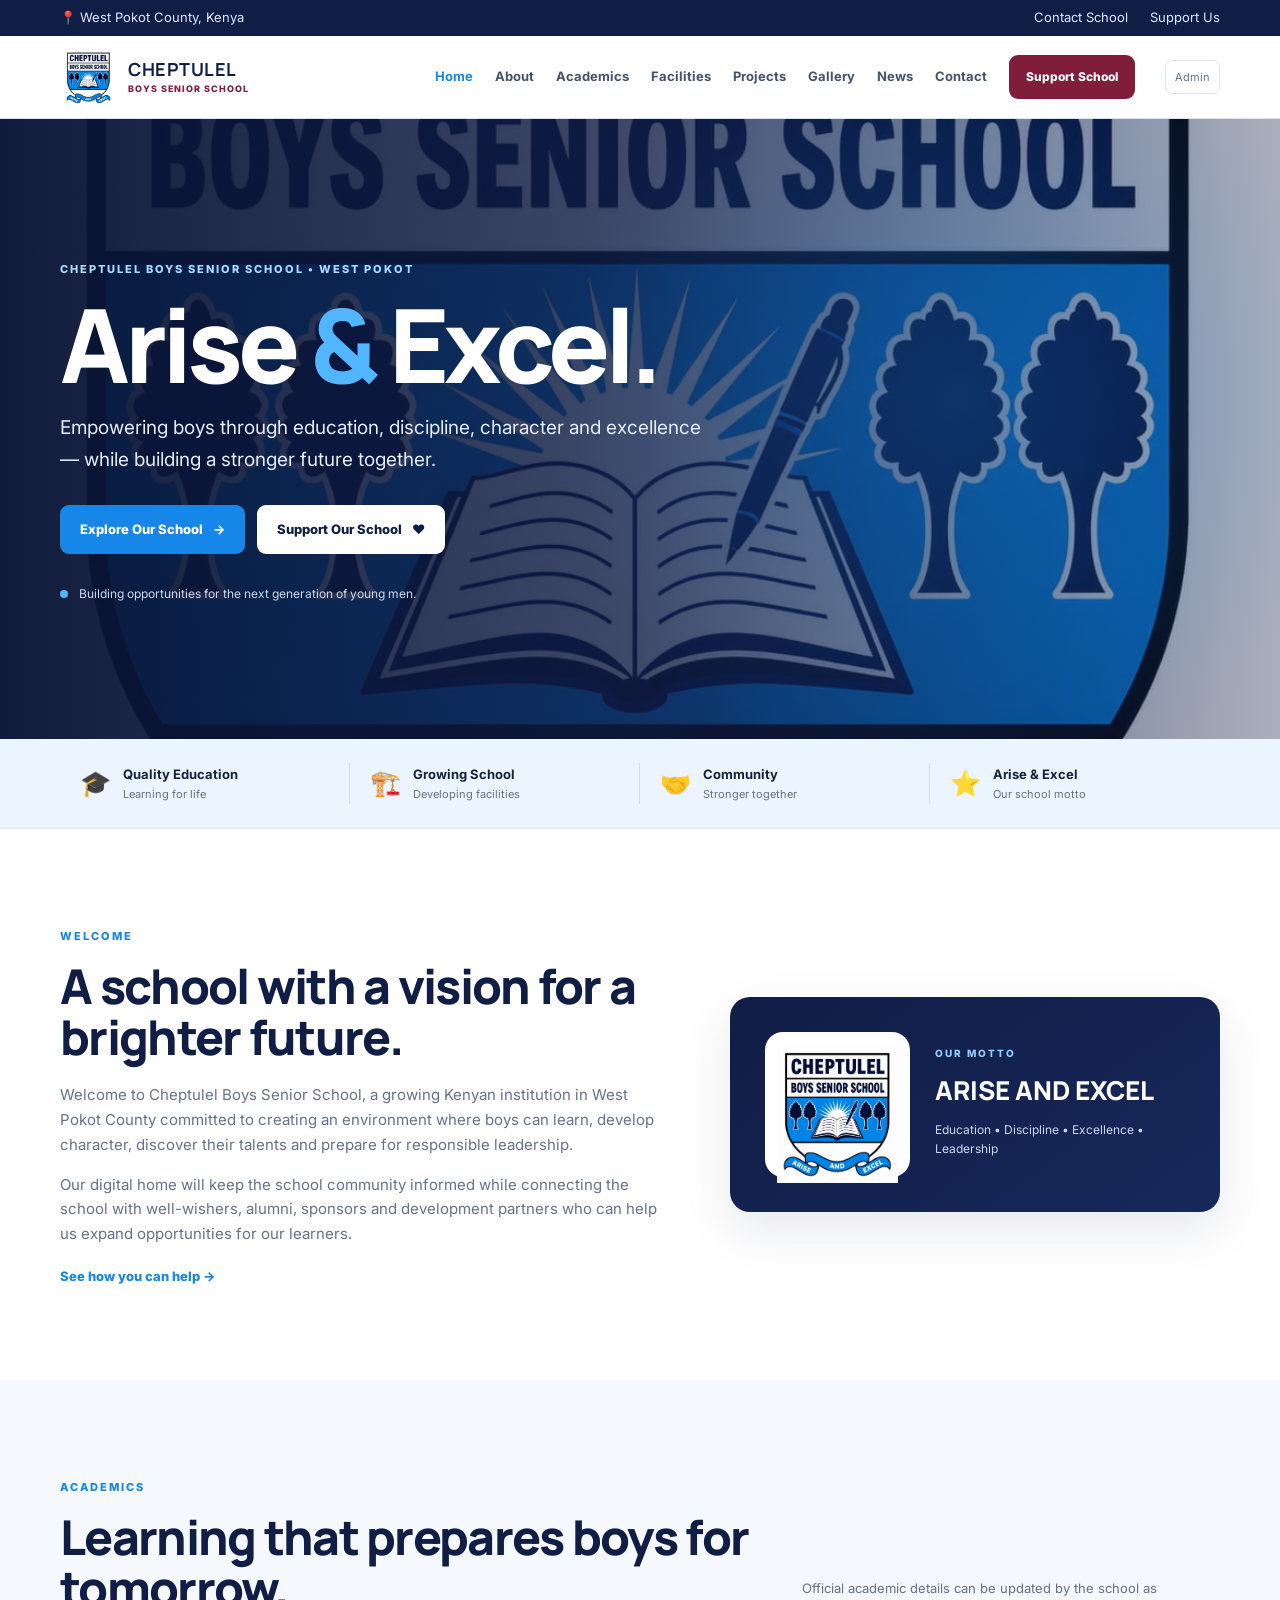
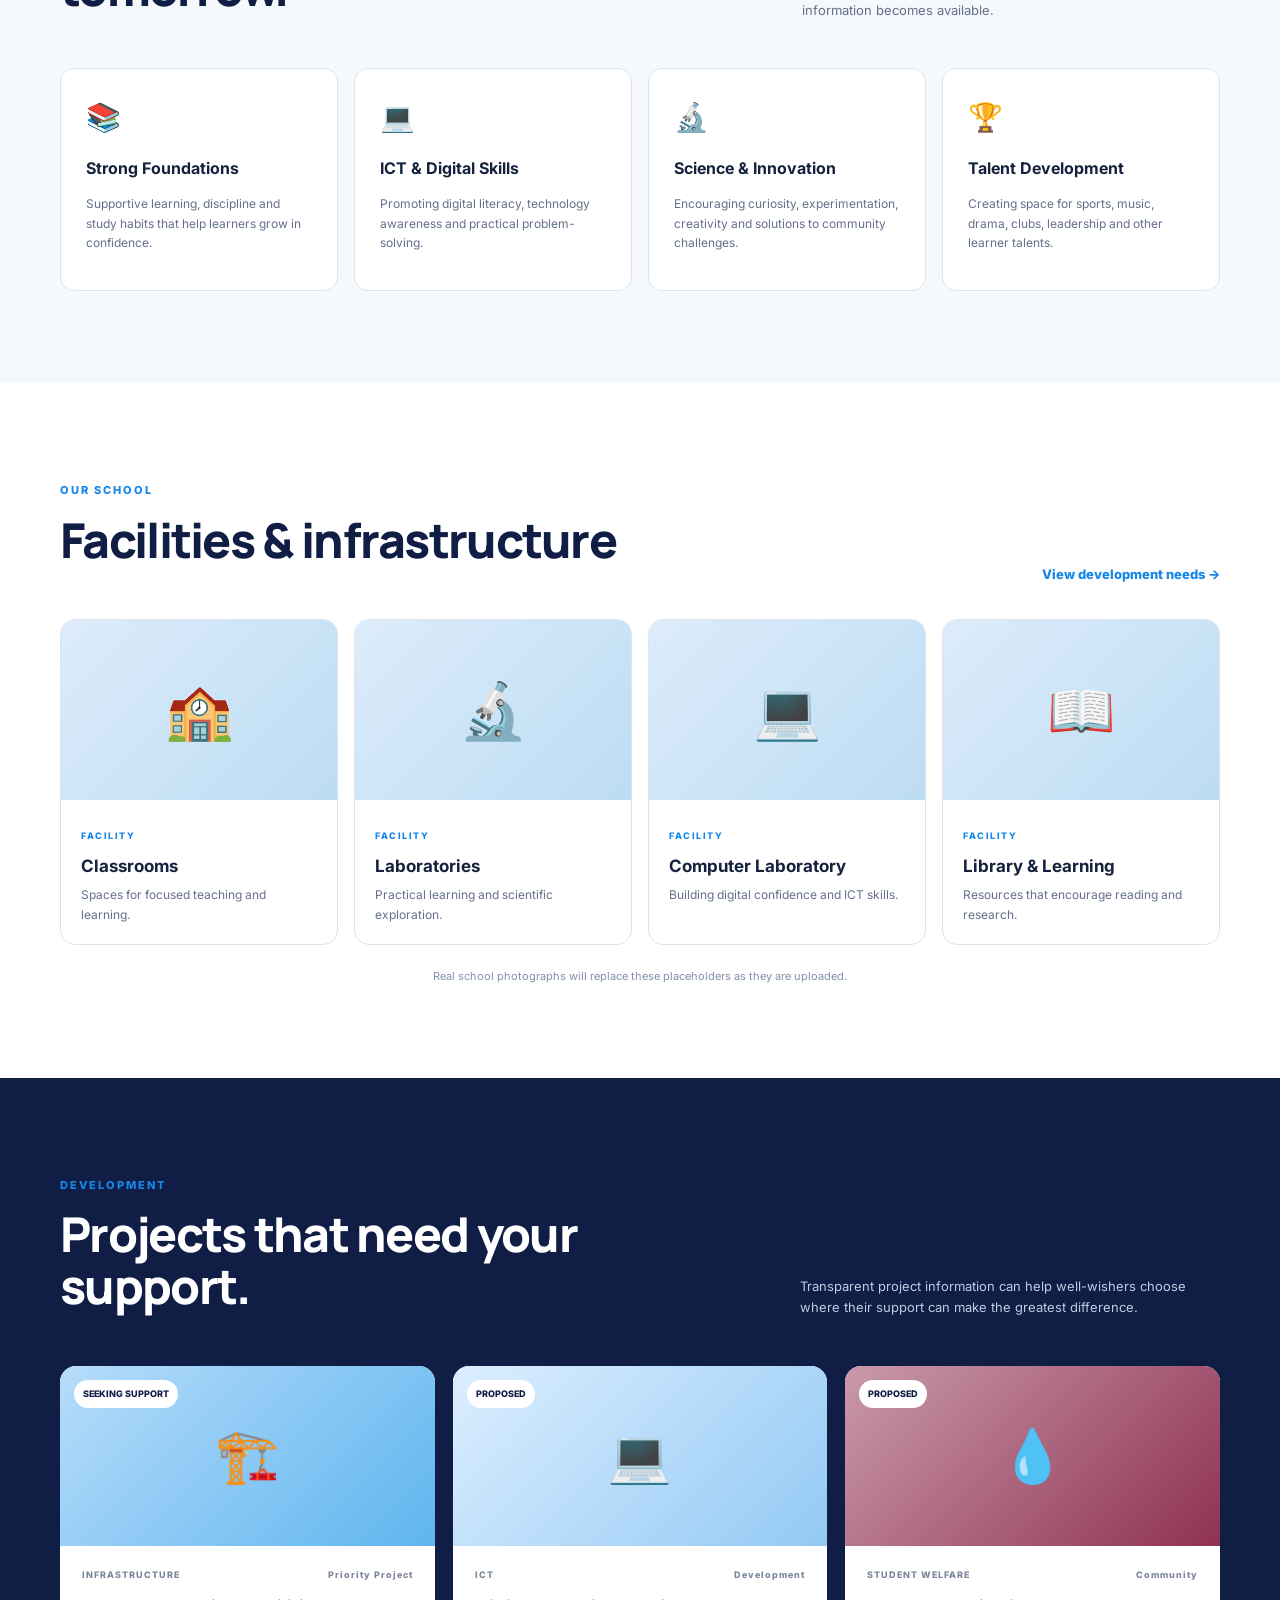
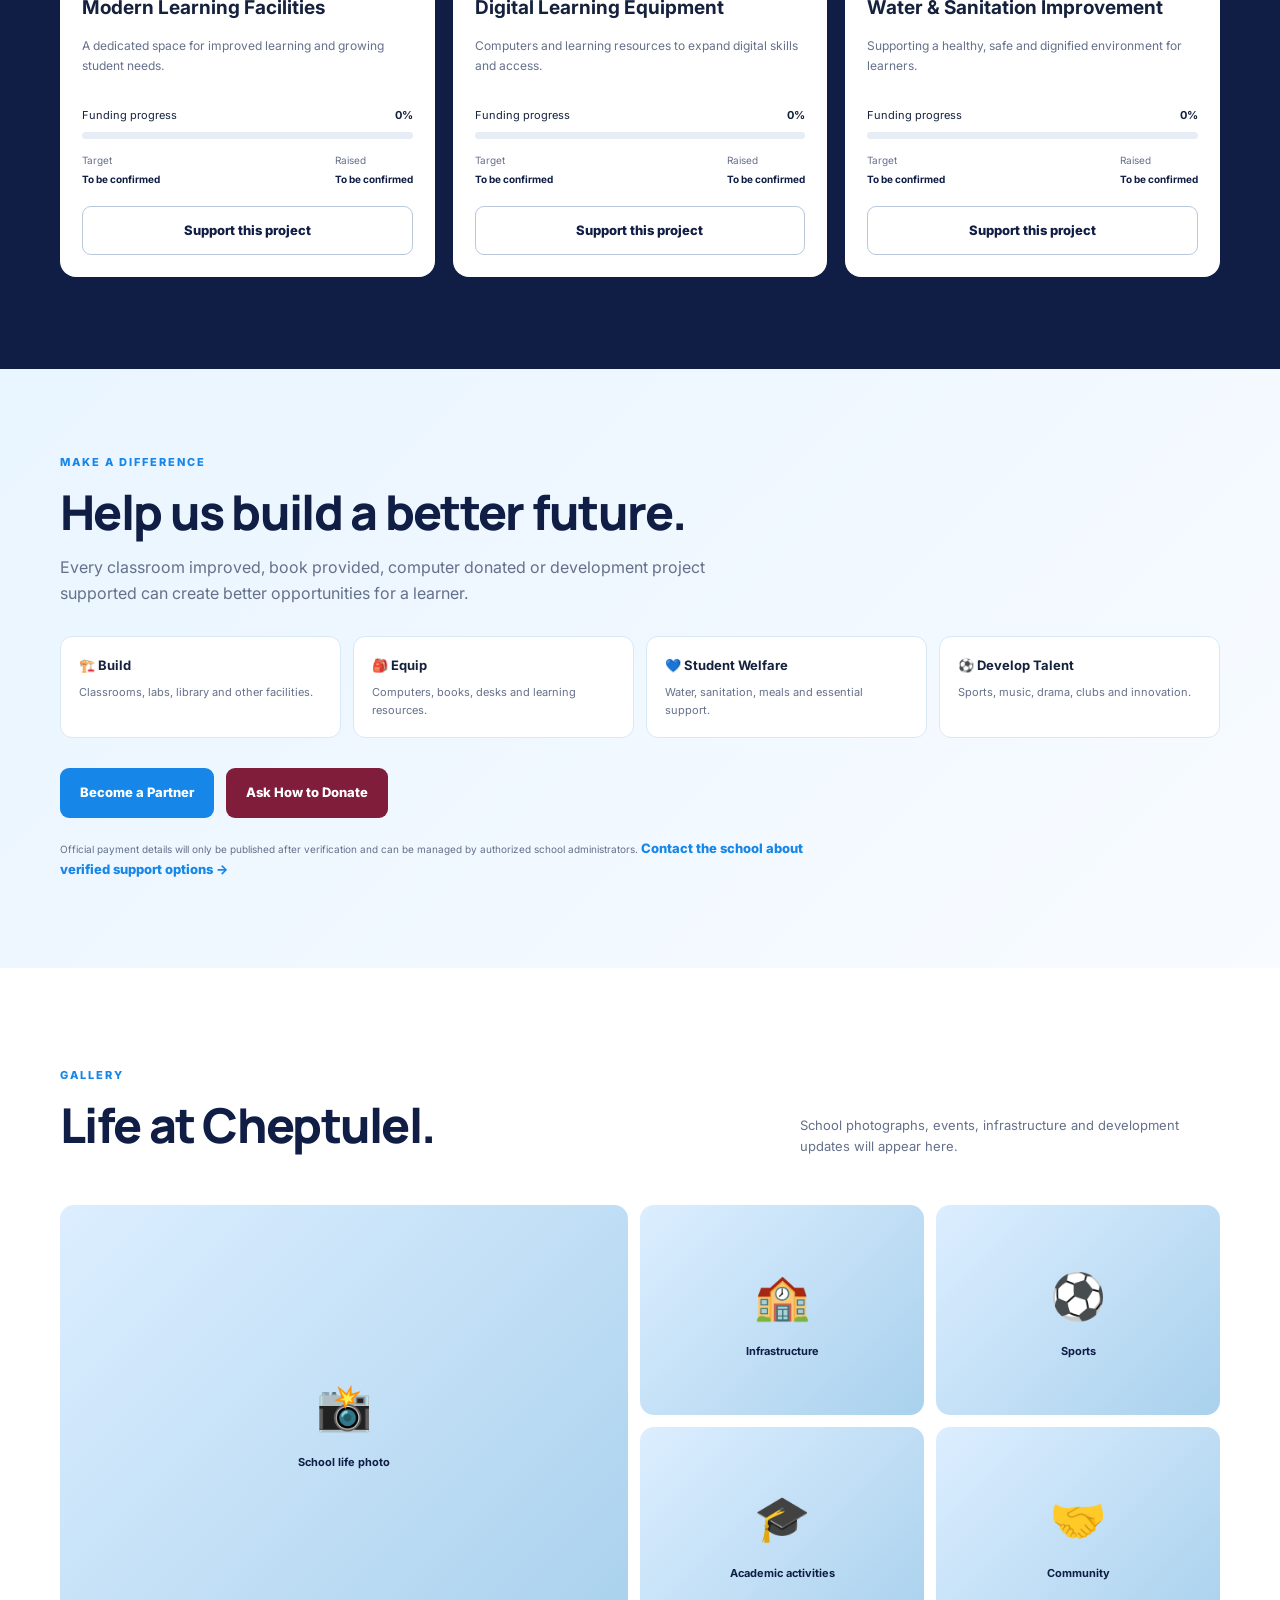
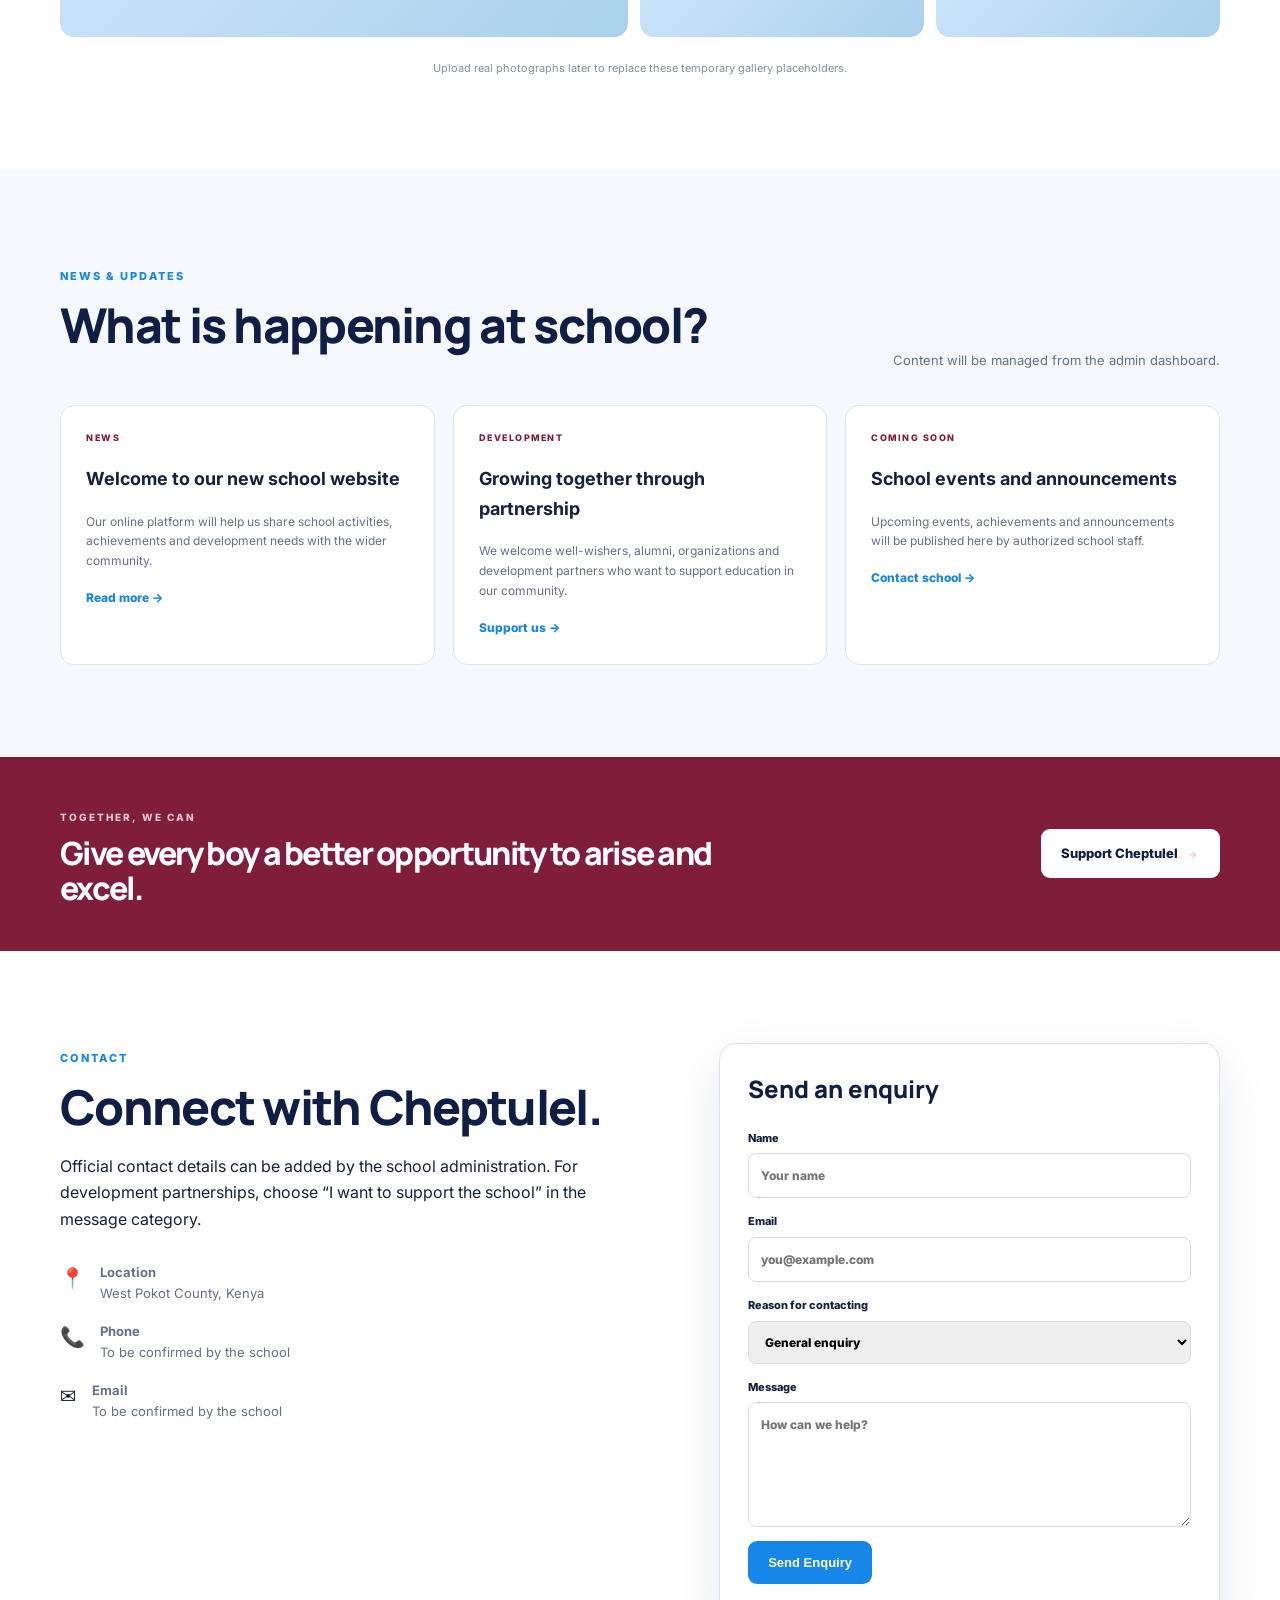
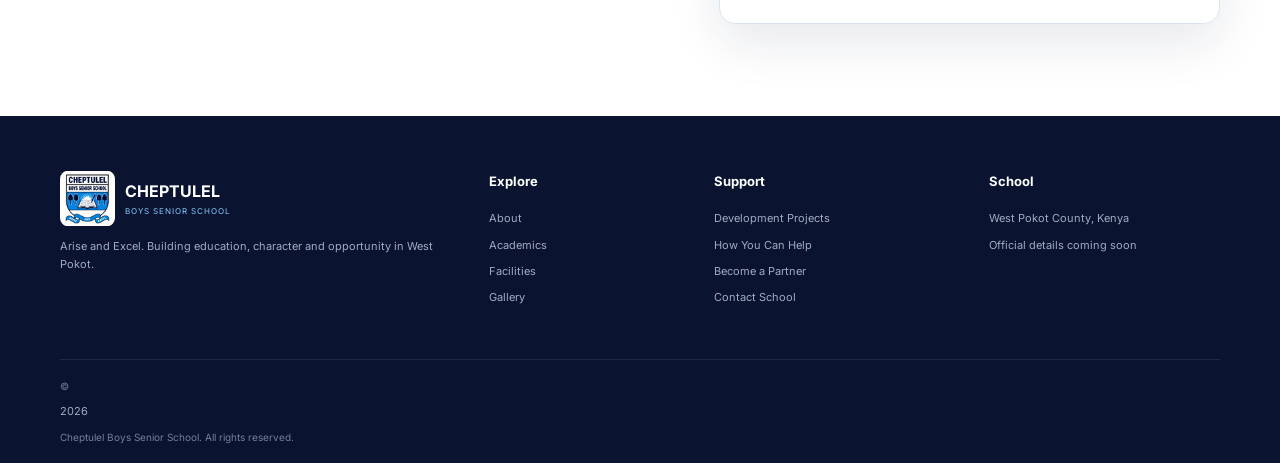
<file: index.html>
<!DOCTYPE html>
<html lang="en">
<head>
  <meta charset="UTF-8" />
  <meta name="viewport" content="width=device-width, initial-scale=1.0" />
  <meta name="description" content="Cheptulel Boys Senior School — Arise and Excel. A growing Kenyan school in West Pokot committed to education, discipline, excellence and community development." />
  <meta name="theme-color" content="#101d45" />
  <title>Cheptulel Boys Senior School | Arise and Excel</title>
  <link rel="preconnect" href="https://fonts.googleapis.com">
  <link rel="preconnect" href="https://fonts.gstatic.com" crossorigin>
  <link href="https://fonts.googleapis.com/css2?family=Inter:wght@400;500;600;700;800&family=Manrope:wght@600;700;800&display=swap" rel="stylesheet">
  <link rel="stylesheet" href="styles.css" />
</head>
<body>
  <div class="topbar">
    <div class="container topbar-inner">
      <span>📍 West Pokot County, Kenya</span>
      <div class="top-links"><a href="#contact">Contact School</a><a href="#support">Support Us</a></div>
    </div>
  </div>

  <header class="header" id="home">
    <div class="container nav-wrap">
      <a class="brand" href="#home">
        <img src="assets/cheptulel-logo.jpeg" alt="Cheptulel Boys Senior School logo" />
        <span><strong>CHEPTULEL</strong><small>BOYS SENIOR SCHOOL</small></span>
      </a>
      <button class="menu-toggle" aria-label="Open navigation">☰</button>
      <nav class="nav" aria-label="Main navigation">
        <a class="active" href="#home">Home</a>
        <a href="#about">About</a>
        <a href="#academics">Academics</a>
        <a href="#facilities">Facilities</a>
        <a href="#projects">Projects</a>
        <a href="#gallery">Gallery</a>
        <a href="#news">News</a>
        <a href="#contact">Contact</a>
      </nav>
      <a class="nav-cta" href="#support">Support School</a><a class="admin-link" href="admin.html">Admin</a>
    </div>
  </header>

  <main>
    <section class="hero">
      <div class="hero-overlay"></div>
      <div class="container hero-content">
        <div class="hero-copy">
          <span class="eyebrow">CHEPTULEL BOYS SENIOR SCHOOL • WEST POKOT</span>
          <h1>Arise <span>&amp;</span> Excel.</h1>
          <p class="hero-lead">Empowering boys through education, discipline, character and excellence — while building a stronger future together.</p>
          <div class="hero-actions">
            <a class="btn btn-primary" href="#about">Explore Our School <span>→</span></a>
            <a class="btn btn-light" href="#support">Support Our School <span>♥</span></a>
          </div>
          <div class="hero-note"><span class="pulse"></span> Building opportunities for the next generation of young men.</div>
        </div>
      </div>
    </section>

    <section class="quick-strip">
      <div class="container quick-grid">
        <div><span class="quick-icon">🎓</span><div><b>Quality Education</b><small>Learning for life</small></div></div>
        <div><span class="quick-icon">🏗️</span><div><b>Growing School</b><small>Developing facilities</small></div></div>
        <div><span class="quick-icon">🤝</span><div><b>Community</b><small>Stronger together</small></div></div>
        <div><span class="quick-icon">⭐</span><div><b>Arise &amp; Excel</b><small>Our school motto</small></div></div>
      </div>
    </section>

    <section class="section" id="about">
      <div class="container two-col">
        <div class="section-copy">
          <span class="section-tag">WELCOME</span>
          <h2>A school with a vision for a brighter future.</h2>
          <p>Welcome to Cheptulel Boys Senior School, a growing Kenyan institution in West Pokot County committed to creating an environment where boys can learn, develop character, discover their talents and prepare for responsible leadership.</p>
          <p>Our digital home will keep the school community informed while connecting the school with well-wishers, alumni, sponsors and development partners who can help us expand opportunities for our learners.</p>
          <a class="text-link" href="#support">See how you can help <span>→</span></a>
        </div>
        <div class="mission-card">
          <div class="crest"><img src="assets/cheptulel-logo.jpeg" alt="School crest" /></div>
          <div><span>OUR MOTTO</span><h3>ARISE AND EXCEL</h3><p>Education • Discipline • Excellence • Leadership</p></div>
        </div>
      </div>
    </section>

    <section class="section soft" id="academics">
      <div class="container">
        <div class="section-head"><div><span class="section-tag">ACADEMICS</span><h2>Learning that prepares boys for tomorrow.</h2></div><p>Official academic details can be updated by the school as information becomes available.</p></div>
        <div class="feature-grid">
          <article class="feature-card"><div class="feature-icon">📚</div><h3>Strong Foundations</h3><p>Supportive learning, discipline and study habits that help learners grow in confidence.</p></article>
          <article class="feature-card"><div class="feature-icon">💻</div><h3>ICT &amp; Digital Skills</h3><p>Promoting digital literacy, technology awareness and practical problem-solving.</p></article>
          <article class="feature-card"><div class="feature-icon">🔬</div><h3>Science &amp; Innovation</h3><p>Encouraging curiosity, experimentation, creativity and solutions to community challenges.</p></article>
          <article class="feature-card"><div class="feature-icon">🏆</div><h3>Talent Development</h3><p>Creating space for sports, music, drama, clubs, leadership and other learner talents.</p></article>
        </div>
      </div>
    </section>

    <section class="section" id="facilities">
      <div class="container">
        <div class="section-head"><div><span class="section-tag">OUR SCHOOL</span><h2>Facilities &amp; infrastructure</h2></div><a class="text-link" href="#projects">View development needs →</a></div>
        <div class="facility-grid">
          <article class="facility"><div class="placeholder-image">🏫</div><div><span>FACILITY</span><h3>Classrooms</h3><p>Spaces for focused teaching and learning.</p></div></article>
          <article class="facility"><div class="placeholder-image">🔬</div><div><span>FACILITY</span><h3>Laboratories</h3><p>Practical learning and scientific exploration.</p></div></article>
          <article class="facility"><div class="placeholder-image">💻</div><div><span>FACILITY</span><h3>Computer Laboratory</h3><p>Building digital confidence and ICT skills.</p></div></article>
          <article class="facility"><div class="placeholder-image">📖</div><div><span>FACILITY</span><h3>Library &amp; Learning</h3><p>Resources that encourage reading and research.</p></div></article>
        </div>
        <div class="photo-note">Real school photographs will replace these placeholders as they are uploaded.</div>
      </div>
    </section>

    <section class="section project-section" id="projects">
      <div class="container">
        <div class="section-head light-head"><div><span class="section-tag">DEVELOPMENT</span><h2>Projects that need your support.</h2></div><p>Transparent project information can help well-wishers choose where their support can make the greatest difference.</p></div>
        <div class="project-grid">
          <article class="project-card">
            <div class="project-image">🏗️<span>SEEKING SUPPORT</span></div>
            <div class="project-body"><div class="project-meta"><span>INFRASTRUCTURE</span><span>Priority Project</span></div><h3>Modern Learning Facilities</h3><p>A dedicated space for improved learning and growing student needs.</p><div class="progress-label"><span>Funding progress</span><b>0%</b></div><div class="progress"><i style="width:0%"></i></div><div class="money"><span>Target <b>To be confirmed</b></span><span>Raised <b>To be confirmed</b></span></div><a class="btn btn-outline" href="#support">Support this project</a></div>
          </article>
          <article class="project-card">
            <div class="project-image alt">💻<span>PROPOSED</span></div>
            <div class="project-body"><div class="project-meta"><span>ICT</span><span>Development</span></div><h3>Digital Learning Equipment</h3><p>Computers and learning resources to expand digital skills and access.</p><div class="progress-label"><span>Funding progress</span><b>0%</b></div><div class="progress"><i style="width:0%"></i></div><div class="money"><span>Target <b>To be confirmed</b></span><span>Raised <b>To be confirmed</b></span></div><a class="btn btn-outline" href="#support">Support this project</a></div>
          </article>
          <article class="project-card">
            <div class="project-image maroon">💧<span>PROPOSED</span></div>
            <div class="project-body"><div class="project-meta"><span>STUDENT WELFARE</span><span>Community</span></div><h3>Water &amp; Sanitation Improvement</h3><p>Supporting a healthy, safe and dignified environment for learners.</p><div class="progress-label"><span>Funding progress</span><b>0%</b></div><div class="progress"><i style="width:0%"></i></div><div class="money"><span>Target <b>To be confirmed</b></span><span>Raised <b>To be confirmed</b></span></div><a class="btn btn-outline" href="#support">Support this project</a></div>
          </article>
        </div>
      </div>
    </section>

    <section class="support" id="support">
      <div class="container support-inner">
        <div><span class="section-tag">MAKE A DIFFERENCE</span><h2>Help us build a better future.</h2><p>Every classroom improved, book provided, computer donated or development project supported can create better opportunities for a learner.</p></div>
        <div class="support-options">
          <div><b>🏗️ Build</b><span>Classrooms, labs, library and other facilities.</span></div>
          <div><b>🎒 Equip</b><span>Computers, books, desks and learning resources.</span></div>
          <div><b>💙 Student Welfare</b><span>Water, sanitation, meals and essential support.</span></div>
          <div><b>⚽ Develop Talent</b><span>Sports, music, drama, clubs and innovation.</span></div>
        </div>
        <div class="support-actions"><a class="btn btn-primary" href="#contact">Become a Partner</a><a class="btn btn-maroon" href="#contact">Ask How to Donate</a></div>
        <p class="trust-note">Official payment details will only be published after verification and can be managed by authorized school administrators. <a href="#contact" class="text-link">Contact the school about verified support options →</a></p>
      </div>
    </section>

    <section class="section" id="gallery">
      <div class="container">
        <div class="section-head"><div><span class="section-tag">GALLERY</span><h2>Life at Cheptulel.</h2></div><p>School photographs, events, infrastructure and development updates will appear here.</p></div>
        <div class="gallery-grid">
          <div class="gallery-item large"><div>📸<small>School life photo</small></div></div>
          <div class="gallery-item"><div>🏫<small>Infrastructure</small></div></div>
          <div class="gallery-item"><div>⚽<small>Sports</small></div></div>
          <div class="gallery-item"><div>🎓<small>Academic activities</small></div></div>
          <div class="gallery-item"><div>🤝<small>Community</small></div></div>
        </div>
        <div class="photo-note">Upload real photographs later to replace these temporary gallery placeholders.</div>
      </div>
    </section>

    <section class="section soft" id="news">
      <div class="container">
        <div class="section-head"><div><span class="section-tag">NEWS &amp; UPDATES</span><h2>What is happening at school?</h2></div><span class="admin-note">Content will be managed from the admin dashboard.</span></div>
        <div class="news-grid">
          <article class="news-card"><div class="news-date">NEWS</div><h3>Welcome to our new school website</h3><p>Our online platform will help us share school activities, achievements and development needs with the wider community.</p><a href="#contact">Read more →</a></article>
          <article class="news-card"><div class="news-date">DEVELOPMENT</div><h3>Growing together through partnership</h3><p>We welcome well-wishers, alumni, organizations and development partners who want to support education in our community.</p><a href="#support">Support us →</a></article>
          <article class="news-card"><div class="news-date">COMING SOON</div><h3>School events and announcements</h3><p>Upcoming events, achievements and announcements will be published here by authorized school staff.</p><a href="#contact">Contact school →</a></article>
        </div>
      </div>
    </section>

    <section class="cta-band">
      <div class="container cta-inner"><div><span>TOGETHER, WE CAN</span><h2>Give every boy a better opportunity to arise and excel.</h2></div><a class="btn btn-light" href="#support">Support Cheptulel <span>→</span></a></div>
    </section>

    <section class="section contact-section" id="contact">
      <div class="container contact-grid">
        <div><span class="section-tag">CONTACT</span><h2>Connect with Cheptulel.</h2><p>Official contact details can be added by the school administration. For development partnerships, choose “I want to support the school” in the message category.</p><div class="contact-list"><div><span>📍</span><p><b>Location</b><br>West Pokot County, Kenya</p></div><div><span>📞</span><p><b>Phone</b><br>To be confirmed by the school</p></div><div><span>✉️</span><p><b>Email</b><br>To be confirmed by the school</p></div></div></div>
        <form class="contact-form" onsubmit="return submitForm(event)"><h3>Send an enquiry</h3><label>Name<input required type="text" placeholder="Your name"></label><label>Email<input required type="email" placeholder="you@example.com"></label><label>Reason for contacting<select id="support-area"><option>General enquiry</option><option>I want to support the school</option><option>Become a partner</option><option>Support a development project</option><option>Alumni / former student</option></select></label><label>Message<textarea required rows="5" placeholder="How can we help?"></textarea></label><button class="btn btn-primary" type="submit">Send Enquiry</button><p id="form-message" class="form-message"></p></form>
      </div>
    </section>
  </main>

  <footer class="footer"><div class="container footer-grid"><div><div class="footer-brand"><img src="assets/cheptulel-logo.jpeg" alt="Cheptulel logo"><div><b>CHEPTULEL</b><small>BOYS SENIOR SCHOOL</small></div></div><p>Arise and Excel. Building education, character and opportunity in West Pokot.</p></div><div><h4>Explore</h4><a href="#about">About</a><a href="#academics">Academics</a><a href="#facilities">Facilities</a><a href="#gallery">Gallery</a></div><div><h4>Support</h4><a href="#projects">Development Projects</a><a href="#support">How You Can Help</a><a href="#support">Become a Partner</a><a href="#contact">Contact School</a></div><div><h4>School</h4><span>West Pokot County, Kenya</span><span>Official details coming soon</span></div></div><div class="container copyright">© <span id="year"></span> Cheptulel Boys Senior School. All rights reserved.</div></footer>

  <script src="script.js"></script>
</body>
</html>
</file>
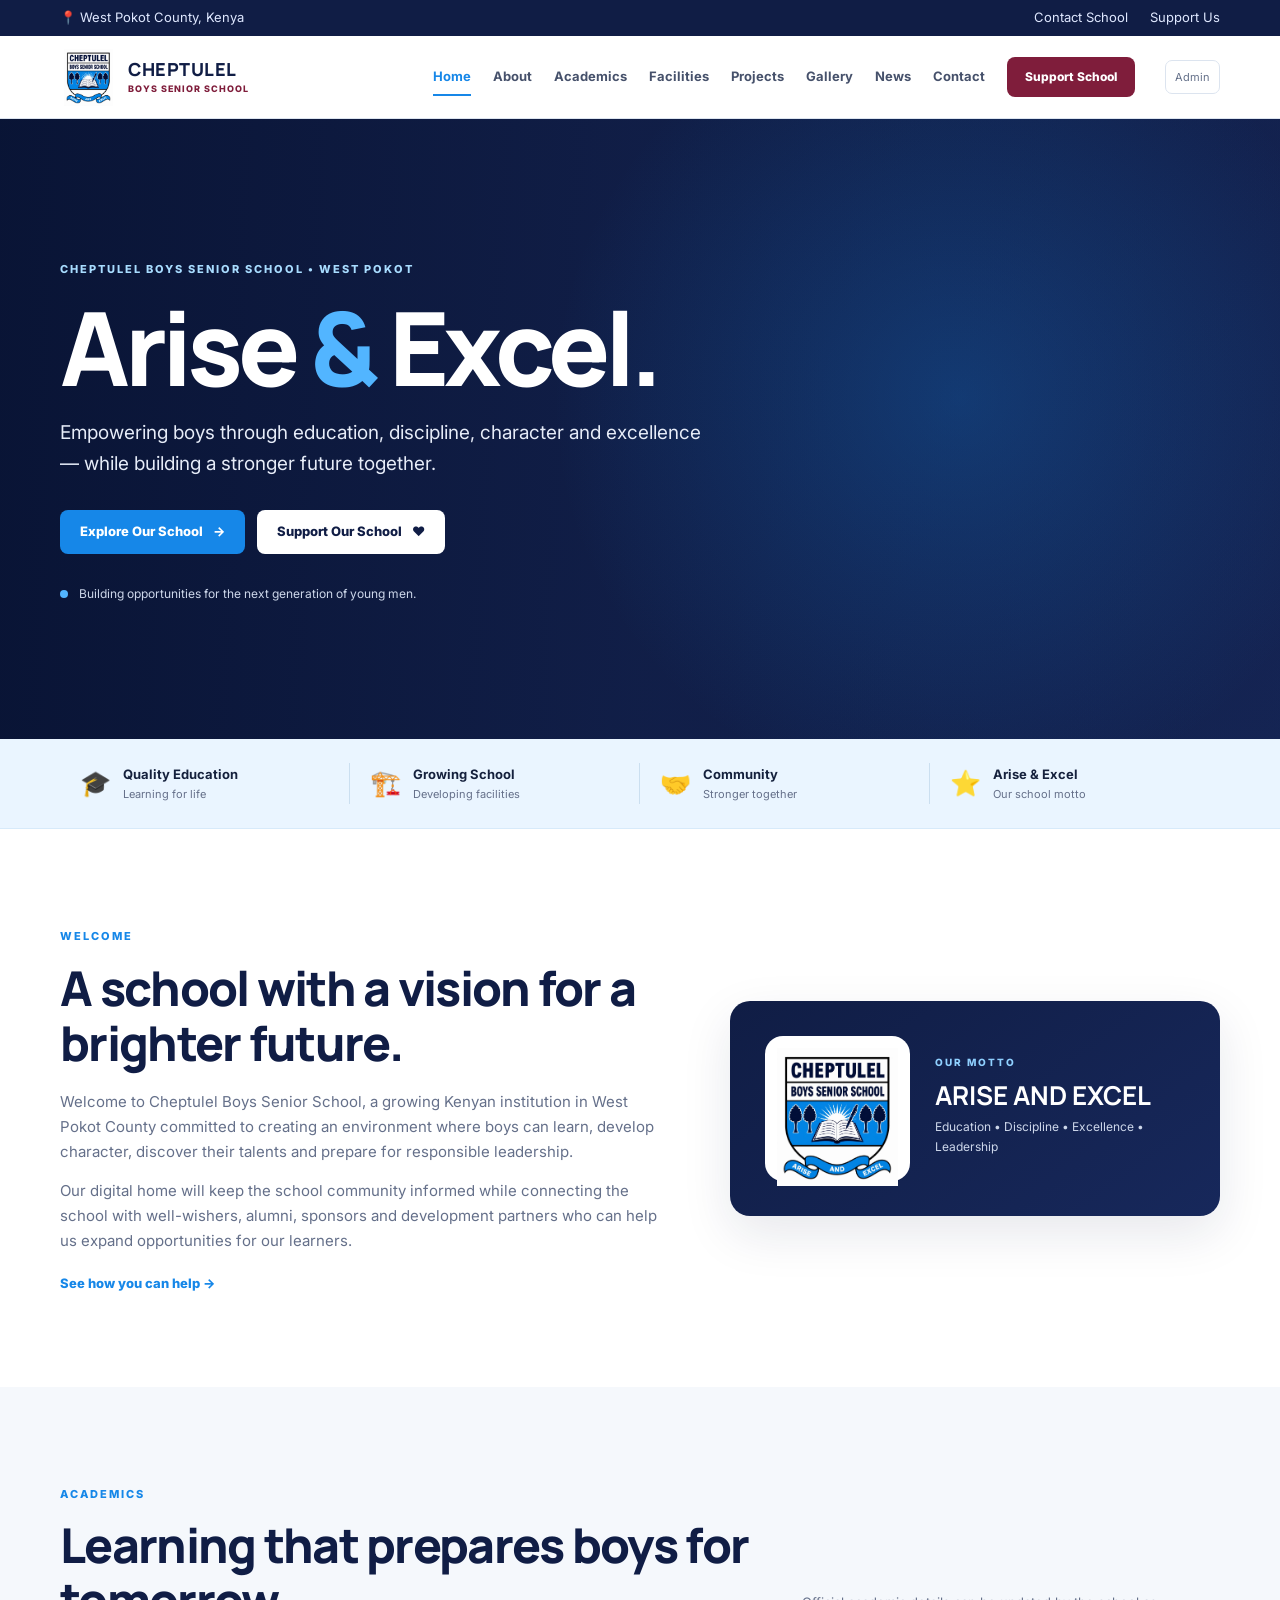
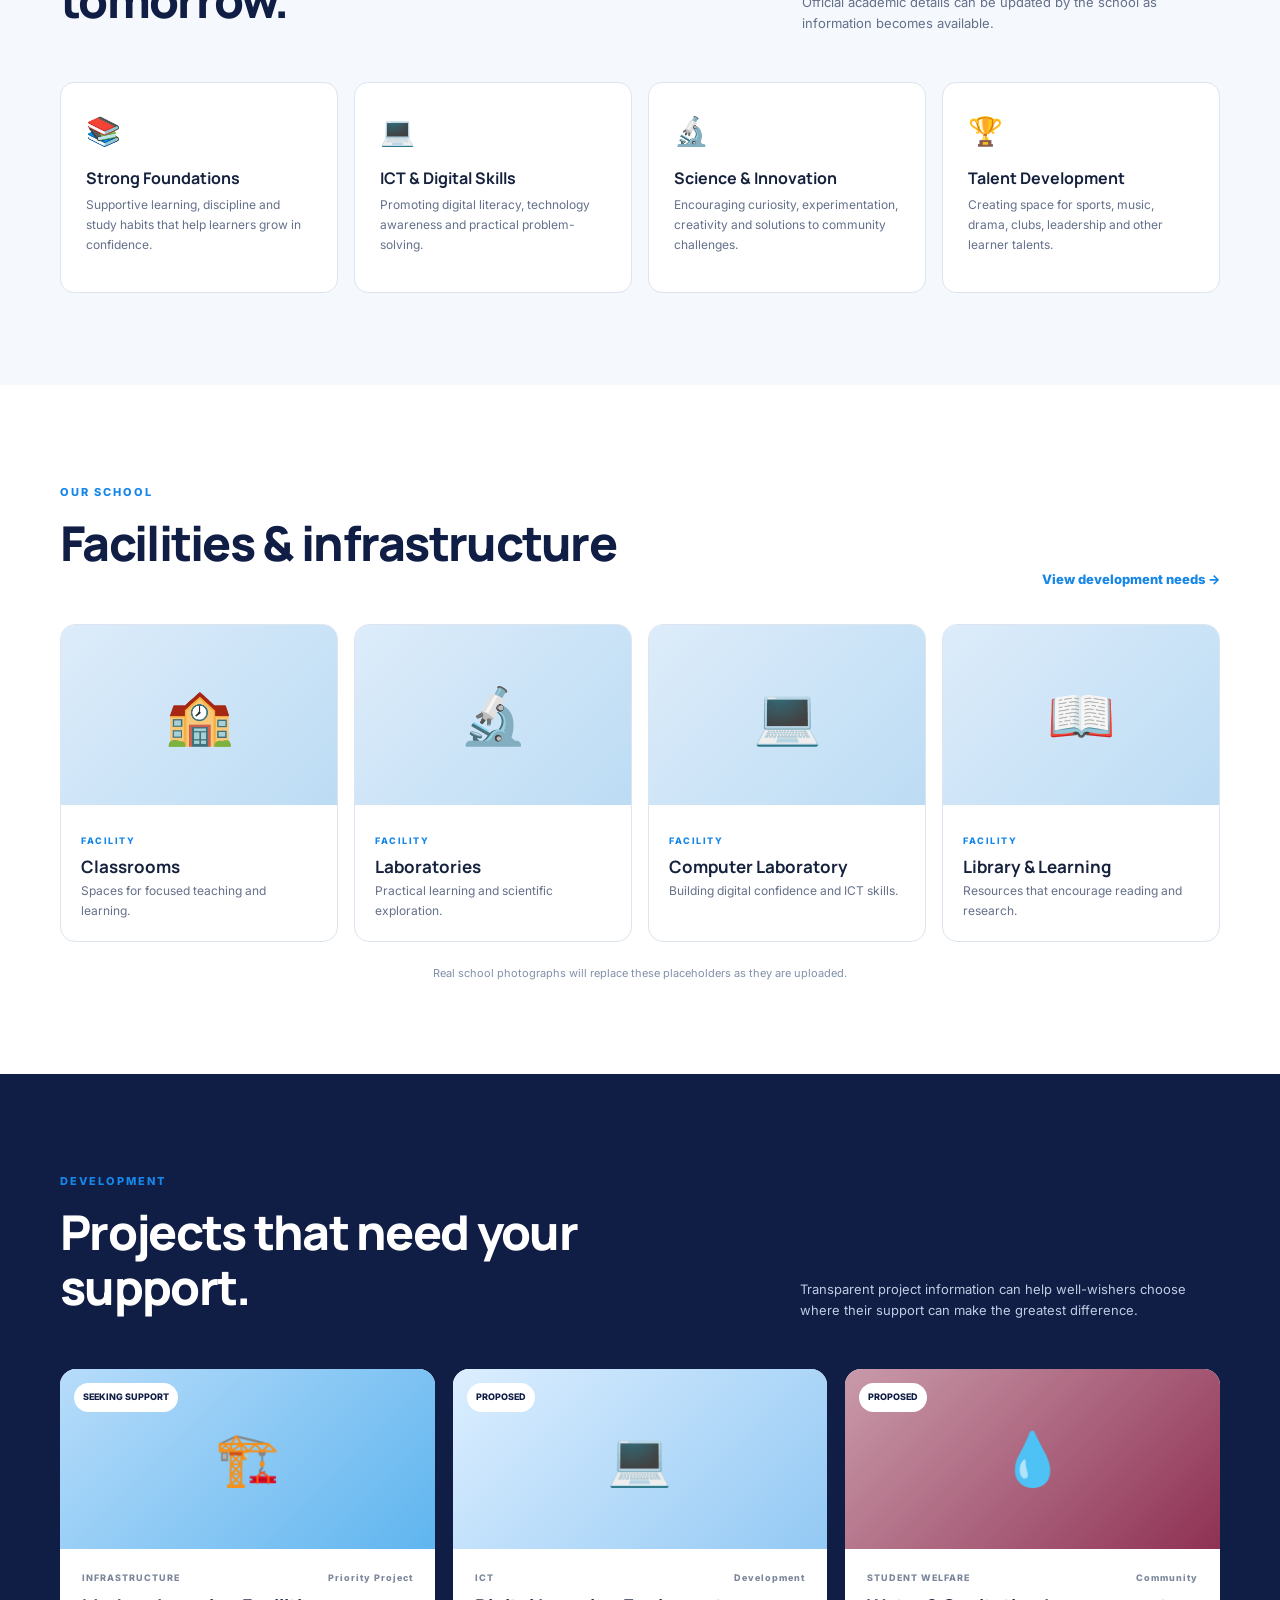
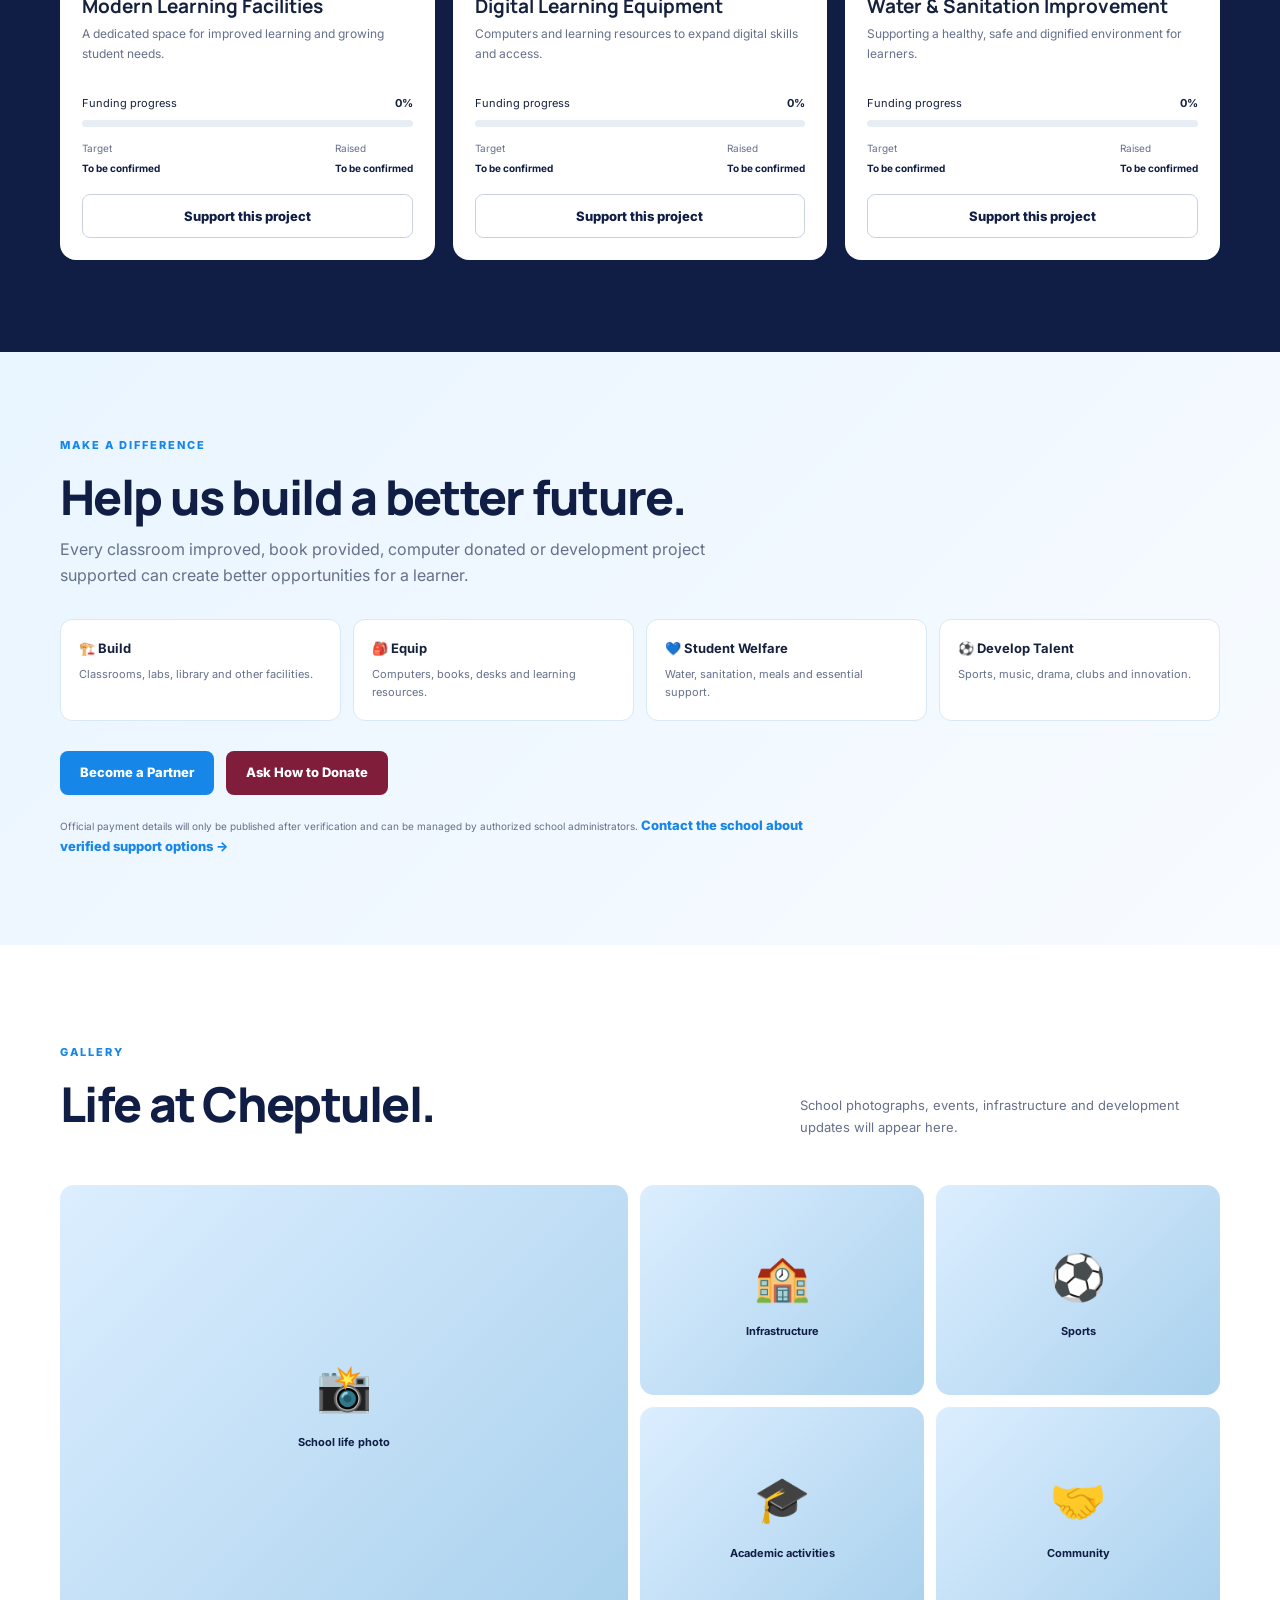
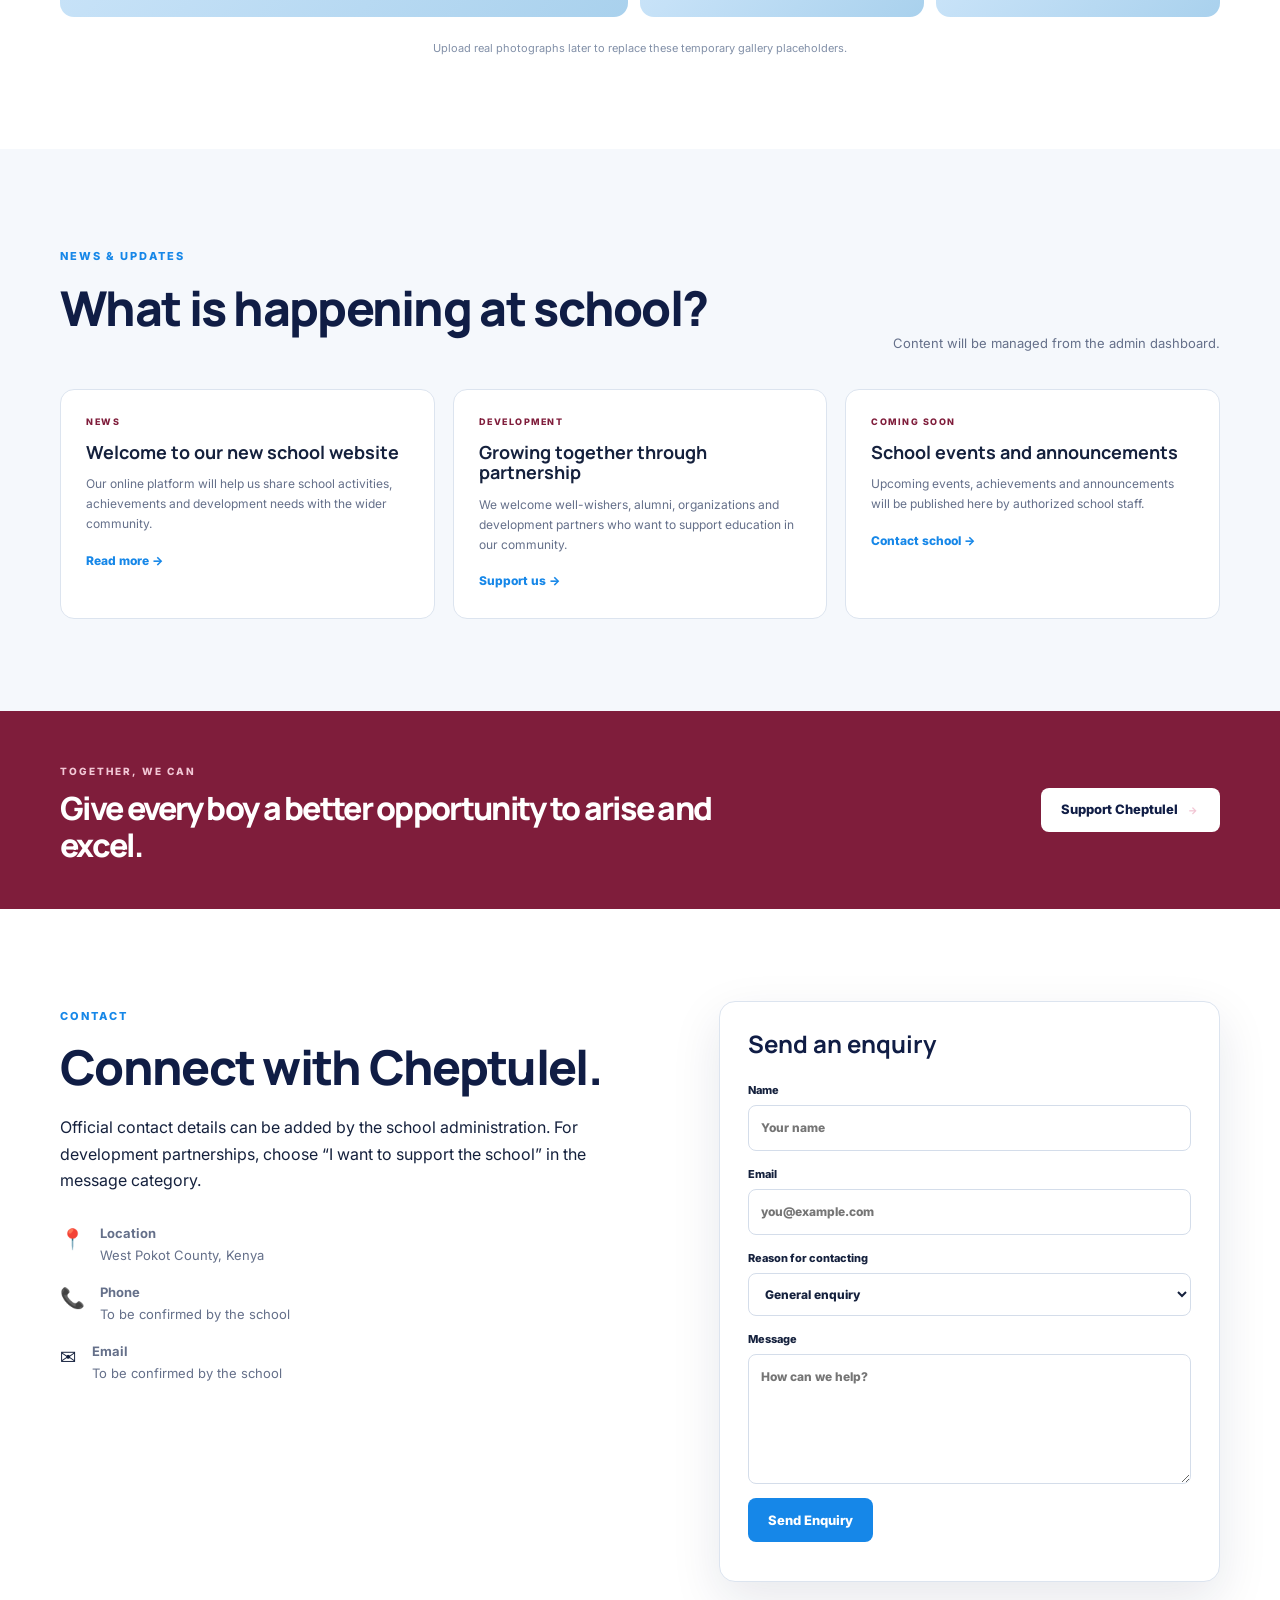
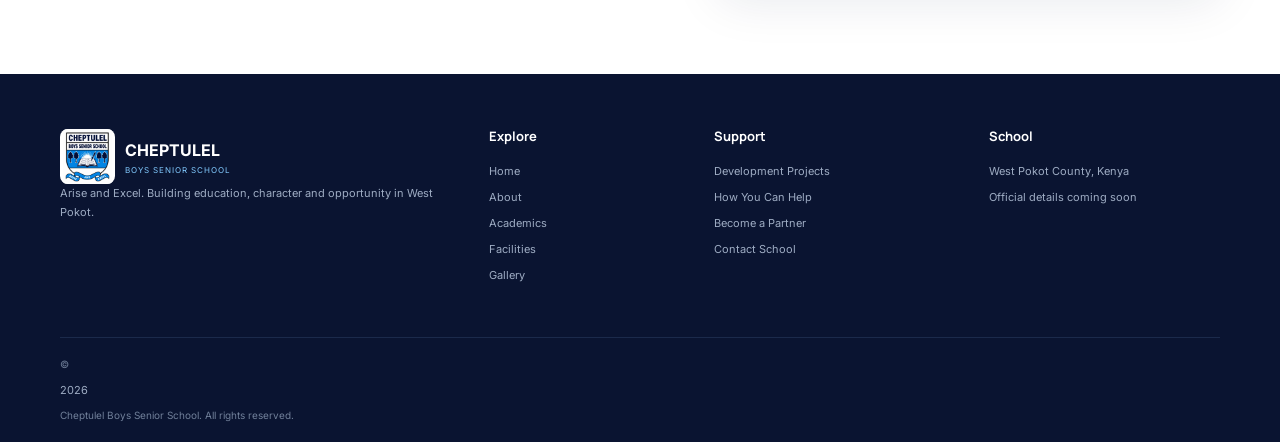
<file: Complete/index.html>
<!DOCTYPE html>
<html lang="en">
<head>
  <meta charset="UTF-8" />
  <meta name="viewport" content="width=device-width, initial-scale=1.0" />

  <meta
    name="description"
    content="Cheptulel Boys Senior School — Arise and Excel. A growing Kenyan school in West Pokot committed to education, discipline, excellence and community development."
  />

  <meta name="theme-color" content="#101d45" />

  <title>Cheptulel Boys Senior School | Arise and Excel</title>

  <link rel="preconnect" href="https://fonts.googleapis.com" />
  <link rel="preconnect" href="https://fonts.gstatic.com" crossorigin />

  <link
    href="https://fonts.googleapis.com/css2?family=Inter:wght@400;500;600;700;800&family=Manrope:wght@600;700;800&display=swap"
    rel="stylesheet"
  />

  <link rel="stylesheet" href="styles.css" />
</head>

<body>
  <!-- TOP BAR -->
  <div class="topbar">
    <div class="container topbar-inner">
      <span>📍 West Pokot County, Kenya</span>

      <div class="top-links">
        <a href="#contact">Contact School</a>
        <a href="#support">Support Us</a>
      </div>
    </div>
  </div>

  <!-- HEADER / NAVIGATION -->
  <header class="header">
    <div class="container nav-wrap">

      <a class="brand" href="#home" aria-label="Go to homepage">
        <img
          src="assets/cheptulel-logo.jpeg"
          alt="Cheptulel Boys Senior School logo"
        />

        <span>
          <strong>CHEPTULEL</strong>
          <small>BOYS SENIOR SCHOOL</small>
        </span>
      </a>

      <button
        class="menu-toggle"
        type="button"
        aria-label="Open navigation"
        aria-expanded="false"
      >
        ☰
      </button>

      <nav class="nav" aria-label="Main navigation">
        <a class="active" href="#home">Home</a>
        <a href="#about">About</a>
        <a href="#academics">Academics</a>
        <a href="#facilities">Facilities</a>
        <a href="#projects">Projects</a>
        <a href="#gallery">Gallery</a>
        <a href="#news">News</a>
        <a href="#contact">Contact</a>
      </nav>

      <a class="nav-cta" href="#support">Support School</a>
      <a class="admin-link" href="admin.html">Admin</a>
    </div>
  </header>

  <main>
    <!-- HERO SECTION -->
    <!-- The home ID is correctly placed here -->
    <section class="hero" id="home">
      <div class="hero-overlay"></div>

      <div class="container hero-content">
        <div class="hero-copy">
          <span class="eyebrow">
            CHEPTULEL BOYS SENIOR SCHOOL • WEST POKOT
          </span>

          <h1>
            Arise <span>&amp;</span> Excel.
          </h1>

          <p class="hero-lead">
            Empowering boys through education, discipline, character and
            excellence — while building a stronger future together.
          </p>

          <div class="hero-actions">
            <a class="btn btn-primary" href="#about">
              Explore Our School <span>→</span>
            </a>

            <a class="btn btn-light" href="#support">
              Support Our School <span>♥</span>
            </a>
          </div>

          <div class="hero-note">
            <span class="pulse"></span>
            Building opportunities for the next generation of young men.
          </div>
        </div>
      </div>
    </section>

    <!-- QUICK INFORMATION STRIP -->
    <section class="quick-strip">
      <div class="container quick-grid">

        <div>
          <span class="quick-icon">🎓</span>
          <div>
            <b>Quality Education</b>
            <small>Learning for life</small>
          </div>
        </div>

        <div>
          <span class="quick-icon">🏗️</span>
          <div>
            <b>Growing School</b>
            <small>Developing facilities</small>
          </div>
        </div>

        <div>
          <span class="quick-icon">🤝</span>
          <div>
            <b>Community</b>
            <small>Stronger together</small>
          </div>
        </div>

        <div>
          <span class="quick-icon">⭐</span>
          <div>
            <b>Arise &amp; Excel</b>
            <small>Our school motto</small>
          </div>
        </div>

      </div>
    </section>

    <!-- ABOUT SECTION -->
    <section class="section" id="about">
      <div class="container two-col">

        <div class="section-copy">
          <span class="section-tag">WELCOME</span>

          <h2>
            A school with a vision for a brighter future.
          </h2>

          <p>
            Welcome to Cheptulel Boys Senior School, a growing Kenyan
            institution in West Pokot County committed to creating an
            environment where boys can learn, develop character, discover
            their talents and prepare for responsible leadership.
          </p>

          <p>
            Our digital home will keep the school community informed while
            connecting the school with well-wishers, alumni, sponsors and
            development partners who can help us expand opportunities for
            our learners.
          </p>

          <a class="text-link" href="#support">
            See how you can help <span>→</span>
          </a>
        </div>

        <div class="mission-card">
          <div class="crest">
            <img
              src="assets/cheptulel-logo.jpeg"
              alt="Cheptulel Boys Senior School crest"
            />
          </div>

          <div>
            <span>OUR MOTTO</span>
            <h3>ARISE AND EXCEL</h3>
            <p>
              Education • Discipline • Excellence • Leadership
            </p>
          </div>
        </div>

      </div>
    </section>

    <!-- ACADEMICS SECTION -->
    <section class="section soft" id="academics">
      <div class="container">

        <div class="section-head">
          <div>
            <span class="section-tag">ACADEMICS</span>

            <h2>
              Learning that prepares boys for tomorrow.
            </h2>
          </div>

          <p>
            Official academic details can be updated by the school as
            information becomes available.
          </p>
        </div>

        <div class="feature-grid">

          <article class="feature-card">
            <div class="feature-icon">📚</div>
            <h3>Strong Foundations</h3>
            <p>
              Supportive learning, discipline and study habits that help
              learners grow in confidence.
            </p>
          </article>

          <article class="feature-card">
            <div class="feature-icon">💻</div>
            <h3>ICT &amp; Digital Skills</h3>
            <p>
              Promoting digital literacy, technology awareness and practical
              problem-solving.
            </p>
          </article>

          <article class="feature-card">
            <div class="feature-icon">🔬</div>
            <h3>Science &amp; Innovation</h3>
            <p>
              Encouraging curiosity, experimentation, creativity and
              solutions to community challenges.
            </p>
          </article>

          <article class="feature-card">
            <div class="feature-icon">🏆</div>
            <h3>Talent Development</h3>
            <p>
              Creating space for sports, music, drama, clubs, leadership and
              other learner talents.
            </p>
          </article>

        </div>
      </div>
    </section>

    <!-- FACILITIES SECTION -->
    <section class="section" id="facilities">
      <div class="container">

        <div class="section-head">
          <div>
            <span class="section-tag">OUR SCHOOL</span>

            <h2>
              Facilities &amp; infrastructure
            </h2>
          </div>

          <a class="text-link" href="#projects">
            View development needs →
          </a>
        </div>

        <div class="facility-grid">

          <article class="facility">
            <div class="placeholder-image">🏫</div>

            <div>
              <span>FACILITY</span>
              <h3>Classrooms</h3>
              <p>
                Spaces for focused teaching and learning.
              </p>
            </div>
          </article>

          <article class="facility">
            <div class="placeholder-image">🔬</div>

            <div>
              <span>FACILITY</span>
              <h3>Laboratories</h3>
              <p>
                Practical learning and scientific exploration.
              </p>
            </div>
          </article>

          <article class="facility">
            <div class="placeholder-image">💻</div>

            <div>
              <span>FACILITY</span>
              <h3>Computer Laboratory</h3>
              <p>
                Building digital confidence and ICT skills.
              </p>
            </div>
          </article>

          <article class="facility">
            <div class="placeholder-image">📖</div>

            <div>
              <span>FACILITY</span>
              <h3>Library &amp; Learning</h3>
              <p>
                Resources that encourage reading and research.
              </p>
            </div>
          </article>

        </div>

        <div class="photo-note">
          Real school photographs will replace these placeholders as they
          are uploaded.
        </div>
      </div>
    </section>

    <!-- PROJECTS SECTION -->
    <section class="section project-section" id="projects">
      <div class="container">

        <div class="section-head light-head">
          <div>
            <span class="section-tag">DEVELOPMENT</span>

            <h2>
              Projects that need your support.
            </h2>
          </div>

          <p>
            Transparent project information can help well-wishers choose
            where their support can make the greatest difference.
          </p>
        </div>

        <div class="project-grid">

          <article class="project-card">
            <div class="project-image">
              🏗️
              <span>SEEKING SUPPORT</span>
            </div>

            <div class="project-body">
              <div class="project-meta">
                <span>INFRASTRUCTURE</span>
                <span>Priority Project</span>
              </div>

              <h3>Modern Learning Facilities</h3>

              <p>
                A dedicated space for improved learning and growing student
                needs.
              </p>

              <div class="progress-label">
                <span>Funding progress</span>
                <b>0%</b>
              </div>

              <div class="progress">
                <i style="width: 0%"></i>
              </div>

              <div class="money">
                <span>
                  Target <b>To be confirmed</b>
                </span>

                <span>
                  Raised <b>To be confirmed</b>
                </span>
              </div>

              <a class="btn btn-outline" href="#support">
                Support this project
              </a>
            </div>
          </article>

          <article class="project-card">
            <div class="project-image alt">
              💻
              <span>PROPOSED</span>
            </div>

            <div class="project-body">
              <div class="project-meta">
                <span>ICT</span>
                <span>Development</span>
              </div>

              <h3>Digital Learning Equipment</h3>

              <p>
                Computers and learning resources to expand digital skills
                and access.
              </p>

              <div class="progress-label">
                <span>Funding progress</span>
                <b>0%</b>
              </div>

              <div class="progress">
                <i style="width: 0%"></i>
              </div>

              <div class="money">
                <span>
                  Target <b>To be confirmed</b>
                </span>

                <span>
                  Raised <b>To be confirmed</b>
                </span>
              </div>

              <a class="btn btn-outline" href="#support">
                Support this project
              </a>
            </div>
          </article>

          <article class="project-card">
            <div class="project-image maroon">
              💧
              <span>PROPOSED</span>
            </div>

            <div class="project-body">
              <div class="project-meta">
                <span>STUDENT WELFARE</span>
                <span>Community</span>
              </div>

              <h3>Water &amp; Sanitation Improvement</h3>

              <p>
                Supporting a healthy, safe and dignified environment for
                learners.
              </p>

              <div class="progress-label">
                <span>Funding progress</span>
                <b>0%</b>
              </div>

              <div class="progress">
                <i style="width: 0%"></i>
              </div>

              <div class="money">
                <span>
                  Target <b>To be confirmed</b>
                </span>

                <span>
                  Raised <b>To be confirmed</b>
                </span>
              </div>

              <a class="btn btn-outline" href="#support">
                Support this project
              </a>
            </div>
          </article>

        </div>
      </div>
    </section>

    <!-- SUPPORT SECTION -->
    <section class="support" id="support">
      <div class="container support-inner">

        <div>
          <span class="section-tag">MAKE A DIFFERENCE</span>

          <h2>
            Help us build a better future.
          </h2>

          <p>
            Every classroom improved, book provided, computer donated or
            development project supported can create better opportunities
            for a learner.
          </p>
        </div>

        <div class="support-options">

          <div>
            <b>🏗️ Build</b>
            <span>
              Classrooms, labs, library and other facilities.
            </span>
          </div>

          <div>
            <b>🎒 Equip</b>
            <span>
              Computers, books, desks and learning resources.
            </span>
          </div>

          <div>
            <b>💙 Student Welfare</b>
            <span>
              Water, sanitation, meals and essential support.
            </span>
          </div>

          <div>
            <b>⚽ Develop Talent</b>
            <span>
              Sports, music, drama, clubs and innovation.
            </span>
          </div>

        </div>

        <div class="support-actions">
          <a class="btn btn-primary" href="#contact">
            Become a Partner
          </a>

          <a class="btn btn-maroon" href="#contact">
            Ask How to Donate
          </a>
        </div>

        <p class="trust-note">
          Official payment details will only be published after verification
          and can be managed by authorized school administrators.

          <a href="#contact" class="text-link">
            Contact the school about verified support options →
          </a>
        </p>

      </div>
    </section>

    <!-- GALLERY SECTION -->
    <section class="section" id="gallery">
      <div class="container">

        <div class="section-head">
          <div>
            <span class="section-tag">GALLERY</span>

            <h2>
              Life at Cheptulel.
            </h2>
          </div>

          <p>
            School photographs, events, infrastructure and development
            updates will appear here.
          </p>
        </div>

        <div class="gallery-grid">

          <div class="gallery-item large">
            <div>
              📸
              <small>School life photo</small>
            </div>
          </div>

          <div class="gallery-item">
            <div>
              🏫
              <small>Infrastructure</small>
            </div>
          </div>

          <div class="gallery-item">
            <div>
              ⚽
              <small>Sports</small>
            </div>
          </div>

          <div class="gallery-item">
            <div>
              🎓
              <small>Academic activities</small>
            </div>
          </div>

          <div class="gallery-item">
            <div>
              🤝
              <small>Community</small>
            </div>
          </div>

        </div>

        <div class="photo-note">
          Upload real photographs later to replace these temporary gallery
          placeholders.
        </div>
      </div>
    </section>

    <!-- NEWS SECTION -->
    <section class="section soft" id="news">
      <div class="container">

        <div class="section-head">
          <div>
            <span class="section-tag">NEWS &amp; UPDATES</span>

            <h2>
              What is happening at school?
            </h2>
          </div>

          <span class="admin-note">
            Content will be managed from the admin dashboard.
          </span>
        </div>

        <div class="news-grid">

          <article class="news-card">
            <div class="news-date">NEWS</div>

            <h3>
              Welcome to our new school website
            </h3>

            <p>
              Our online platform will help us share school activities,
              achievements and development needs with the wider community.
            </p>

            <a href="#contact">
              Read more →
            </a>
          </article>

          <article class="news-card">
            <div class="news-date">DEVELOPMENT</div>

            <h3>
              Growing together through partnership
            </h3>

            <p>
              We welcome well-wishers, alumni, organizations and development
              partners who want to support education in our community.
            </p>

            <a href="#support">
              Support us →
            </a>
          </article>

          <article class="news-card">
            <div class="news-date">COMING SOON</div>

            <h3>
              School events and announcements
            </h3>

            <p>
              Upcoming events, achievements and announcements will be
              published here by authorized school staff.
            </p>

            <a href="#contact">
              Contact school →
            </a>
          </article>

        </div>
      </div>
    </section>

    <!-- CALL TO ACTION -->
    <section class="cta-band">
      <div class="container cta-inner">

        <div>
          <span>TOGETHER, WE CAN</span>

          <h2>
            Give every boy a better opportunity to arise and excel.
          </h2>
        </div>

        <a class="btn btn-light" href="#support">
          Support Cheptulel <span>→</span>
        </a>

      </div>
    </section>

    <!-- CONTACT SECTION -->
    <section class="section contact-section" id="contact">
      <div class="container contact-grid">

        <div>
          <span class="section-tag">CONTACT</span>

          <h2>
            Connect with Cheptulel.
          </h2>

          <p>
            Official contact details can be added by the school
            administration. For development partnerships, choose
            “I want to support the school” in the message category.
          </p>

          <div class="contact-list">

            <div>
              <span>📍</span>

              <p>
                <b>Location</b><br />
                West Pokot County, Kenya
              </p>
            </div>

            <div>
              <span>📞</span>

              <p>
                <b>Phone</b><br />
                To be confirmed by the school
              </p>
            </div>

            <div>
              <span>✉️</span>

              <p>
                <b>Email</b><br />
                To be confirmed by the school
              </p>
            </div>

          </div>
        </div>

        <form
          class="contact-form"
          onsubmit="return submitForm(event)"
        >
          <h3>Send an enquiry</h3>

          <label>
            Name
            <input
              required
              type="text"
              name="name"
              placeholder="Your name"
            />
          </label>

          <label>
            Email
            <input
              required
              type="email"
              name="email"
              placeholder="you@example.com"
            />
          </label>

          <label>
            Reason for contacting

            <select id="support-area" name="support_area">
              <option>General enquiry</option>
              <option>I want to support the school</option>
              <option>Become a partner</option>
              <option>Support a development project</option>
              <option>Alumni / former student</option>
            </select>
          </label>

          <label>
            Message

            <textarea
              required
              name="message"
              rows="5"
              placeholder="How can we help?"
            ></textarea>
          </label>

          <button
            class="btn btn-primary"
            type="submit"
          >
            Send Enquiry
          </button>

          <p
            id="form-message"
            class="form-message"
            aria-live="polite"
          ></p>
        </form>

      </div>
    </section>
  </main>

  <!-- FOOTER -->
  <footer class="footer">
    <div class="container footer-grid">

      <div>
        <div class="footer-brand">
          <img
            src="assets/cheptulel-logo.jpeg"
            alt="Cheptulel Boys Senior School logo"
          />

          <div>
            <b>CHEPTULEL</b>
            <small>BOYS SENIOR SCHOOL</small>
          </div>
        </div>

        <p>
          Arise and Excel. Building education, character and opportunity
          in West Pokot.
        </p>
      </div>

      <div>
        <h4>Explore</h4>
        <a href="#home">Home</a>
        <a href="#about">About</a>
        <a href="#academics">Academics</a>
        <a href="#facilities">Facilities</a>
        <a href="#gallery">Gallery</a>
      </div>

      <div>
        <h4>Support</h4>
        <a href="#projects">Development Projects</a>
        <a href="#support">How You Can Help</a>
        <a href="#support">Become a Partner</a>
        <a href="#contact">Contact School</a>
      </div>

      <div>
        <h4>School</h4>
        <span>West Pokot County, Kenya</span>
        <span>Official details coming soon</span>
      </div>

    </div>

    <div class="container copyright">
      ©
      <span id="year"></span>
      Cheptulel Boys Senior School. All rights reserved.
    </div>
  </footer>

  <!-- JAVASCRIPT -->
  <script src="script.js"></script>
</body>
</html>
</file>
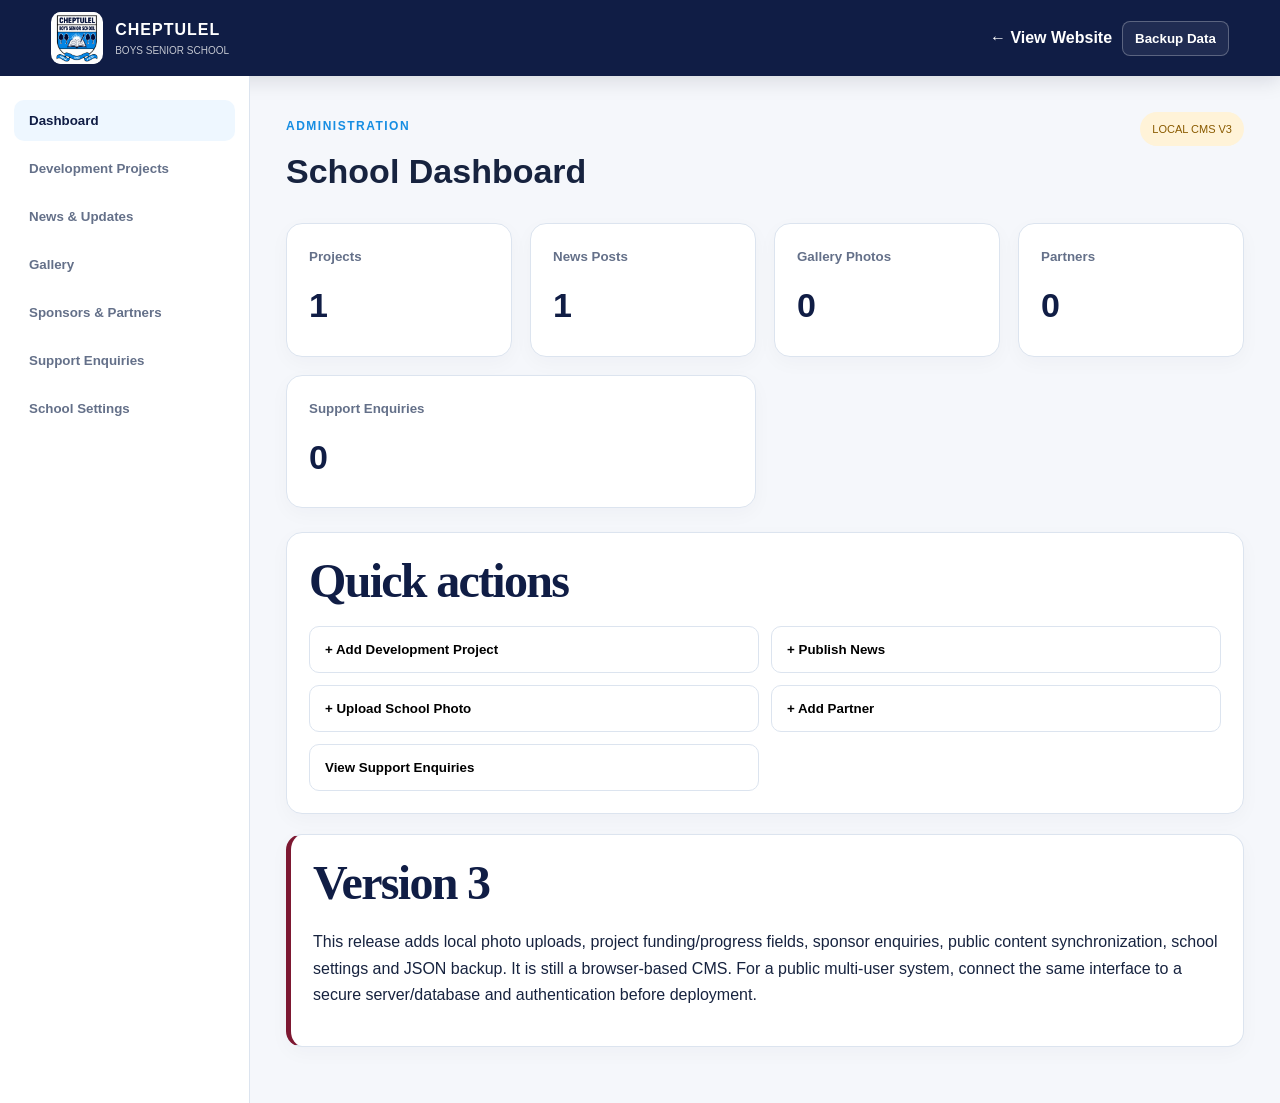
<file: admin.html>
<!DOCTYPE html><html lang="en"><head><meta charset="UTF-8"><meta name="viewport" content="width=device-width,initial-scale=1.0"><title>Admin Dashboard | Cheptulel Boys Senior School</title><link rel="stylesheet" href="styles.css"><link rel="stylesheet" href="admin.css"></head><body class="admin-body">
<header class="admin-top"><div class="admin-brand"><img src="assets/cheptulel-logo.jpeg" alt="School logo"><div><strong>CHEPTULEL</strong><small>BOYS SENIOR SCHOOL</small></div></div><div class="admin-actions"><a href="index.html" class="admin-home">← View Website</a><button id="exportData" class="top-btn">Backup Data</button></div></header>
<main class="admin-layout"><aside class="sidebar"><button class="side active" data-panel="dashboard">Dashboard</button><button class="side" data-panel="projects">Development Projects</button><button class="side" data-panel="news">News & Updates</button><button class="side" data-panel="gallery">Gallery</button><button class="side" data-panel="sponsors">Sponsors & Partners</button><button class="side" data-panel="enquiries">Support Enquiries</button><button class="side" data-panel="settings">School Settings</button></aside>
<section class="admin-content">
<div id="dashboard" class="panel active"><div class="panel-title"><div><span>ADMINISTRATION</span><h1>School Dashboard</h1></div><span class="demo-badge">LOCAL CMS V3</span></div><div class="stat-grid"><div class="admin-stat"><small>Projects</small><strong id="statProjects">0</strong></div><div class="admin-stat"><small>News Posts</small><strong id="statNews">0</strong></div><div class="admin-stat"><small>Gallery Photos</small><strong id="statGallery">0</strong></div><div class="admin-stat"><small>Partners</small><strong id="statSponsors">0</strong></div><div class="admin-stat"><small>Support Enquiries</small><strong id="statEnquiries">0</strong></div></div><div class="admin-card"><h2>Quick actions</h2><div class="quick-admin"><button data-go="projects">+ Add Development Project</button><button data-go="news">+ Publish News</button><button data-go="gallery">+ Upload School Photo</button><button data-go="sponsors">+ Add Partner</button><button data-go="enquiries">View Support Enquiries</button></div></div><div class="admin-card notice"><h2>Version 3</h2><p>This release adds local photo uploads, project funding/progress fields, sponsor enquiries, public content synchronization, school settings and JSON backup. It is still a browser-based CMS. For a public multi-user system, connect the same interface to a secure server/database and authentication before deployment.</p></div></div>
<div id="projects" class="panel"><div class="panel-title"><div><span>DEVELOPMENT</span><h1>Development Projects</h1></div></div><form class="admin-form" id="projectForm"><input name="name" required placeholder="Project name"><select name="category"><option>Infrastructure</option><option>ICT</option><option>Learning Resources</option><option>Student Welfare</option><option>Sports & Talent</option><option>Other</option></select><select name="status"><option>Proposed</option><option>Seeking Support</option><option>Ongoing</option><option>Completed</option></select><input name="target" type="number" min="0" placeholder="Target amount (KES)"><input name="raised" type="number" min="0" placeholder="Amount raised (KES)"><textarea name="description" required placeholder="Project description"></textarea><textarea name="update" placeholder="Latest progress/update"></textarea><button class="btn btn-primary">Add Project</button></form><div id="projectList" class="admin-list"></div></div>
<div id="news" class="panel"><div class="panel-title"><div><span>COMMUNICATION</span><h1>News & Updates</h1></div></div><form class="admin-form" id="newsForm"><input name="title" required placeholder="News title"><select name="category"><option>School News</option><option>Development</option><option>Academics</option><option>Sports</option><option>Announcement</option></select><textarea name="body" required placeholder="Write the update..."></textarea><button class="btn btn-primary">Publish News</button></form><div id="newsList" class="admin-list"></div></div>
<div id="gallery" class="panel"><div class="panel-title"><div><span>MEDIA</span><h1>Gallery Manager</h1></div></div><form class="admin-form" id="galleryForm"><input name="title" required placeholder="Photo title"><select name="category"><option>School Life</option><option>Infrastructure</option><option>Projects</option><option>Academics</option><option>Sports</option><option>Events</option><option>Achievements</option></select><input name="image" type="file" accept="image/jpeg,image/png,image/webp" required><textarea name="caption" placeholder="Caption / description"></textarea><label class="check"><input name="approved" type="checkbox"> Publish immediately</label><button class="btn btn-primary">Upload Photo</button></form><p class="hint">For this offline version, images are stored in this browser. Maximum 2MB per image. A production version should use secure server/cloud storage.</p><div id="galleryList" class="admin-list gallery-admin"></div></div>
<div id="sponsors" class="panel"><div class="panel-title"><div><span>PARTNERSHIPS</span><h1>Sponsors & Partners</h1></div></div><form class="admin-form" id="sponsorForm"><input name="name" required placeholder="Organization / sponsor name"><input name="type" placeholder="Partnership type"><input name="website" placeholder="Website URL" type="url"><textarea name="description" placeholder="Short description"></textarea><button class="btn btn-primary">Add Partner</button></form><div id="sponsorList" class="admin-list"></div></div>
<div id="enquiries" class="panel"><div class="panel-title"><div><span>COMMUNITY SUPPORT</span><h1>Sponsor & Well-wisher Enquiries</h1></div></div><div class="admin-card notice"><p>Enquiries submitted through the public website are stored locally in this browser in Version 3. Do not treat this as a secure email/CRM system until a backend is connected.</p></div><div id="enquiryList" class="admin-list"></div></div>
<div id="settings" class="panel"><div class="panel-title"><div><span>CONFIGURATION</span><h1>School Settings</h1></div></div><form class="admin-form" id="settingsForm"><input name="phone" placeholder="Official school phone"><input name="email" placeholder="Official school email" type="email"><input name="paybill" placeholder="Verified M-PESA Paybill/Till"><input name="facebook" placeholder="Facebook page URL" type="url"><input name="whatsapp" placeholder="WhatsApp URL" type="url"><button class="btn btn-primary">Save Settings</button></form><p class="hint">Only publish verified official contacts and payment details. Empty fields remain hidden on the public website.</p><div class="admin-card"><button id="clearDemo" class="delete">Reset local demo data</button></div></div>
</section></main><div id="toast" class="toast"></div><script src="admin.js"></script></body></html>
</file>
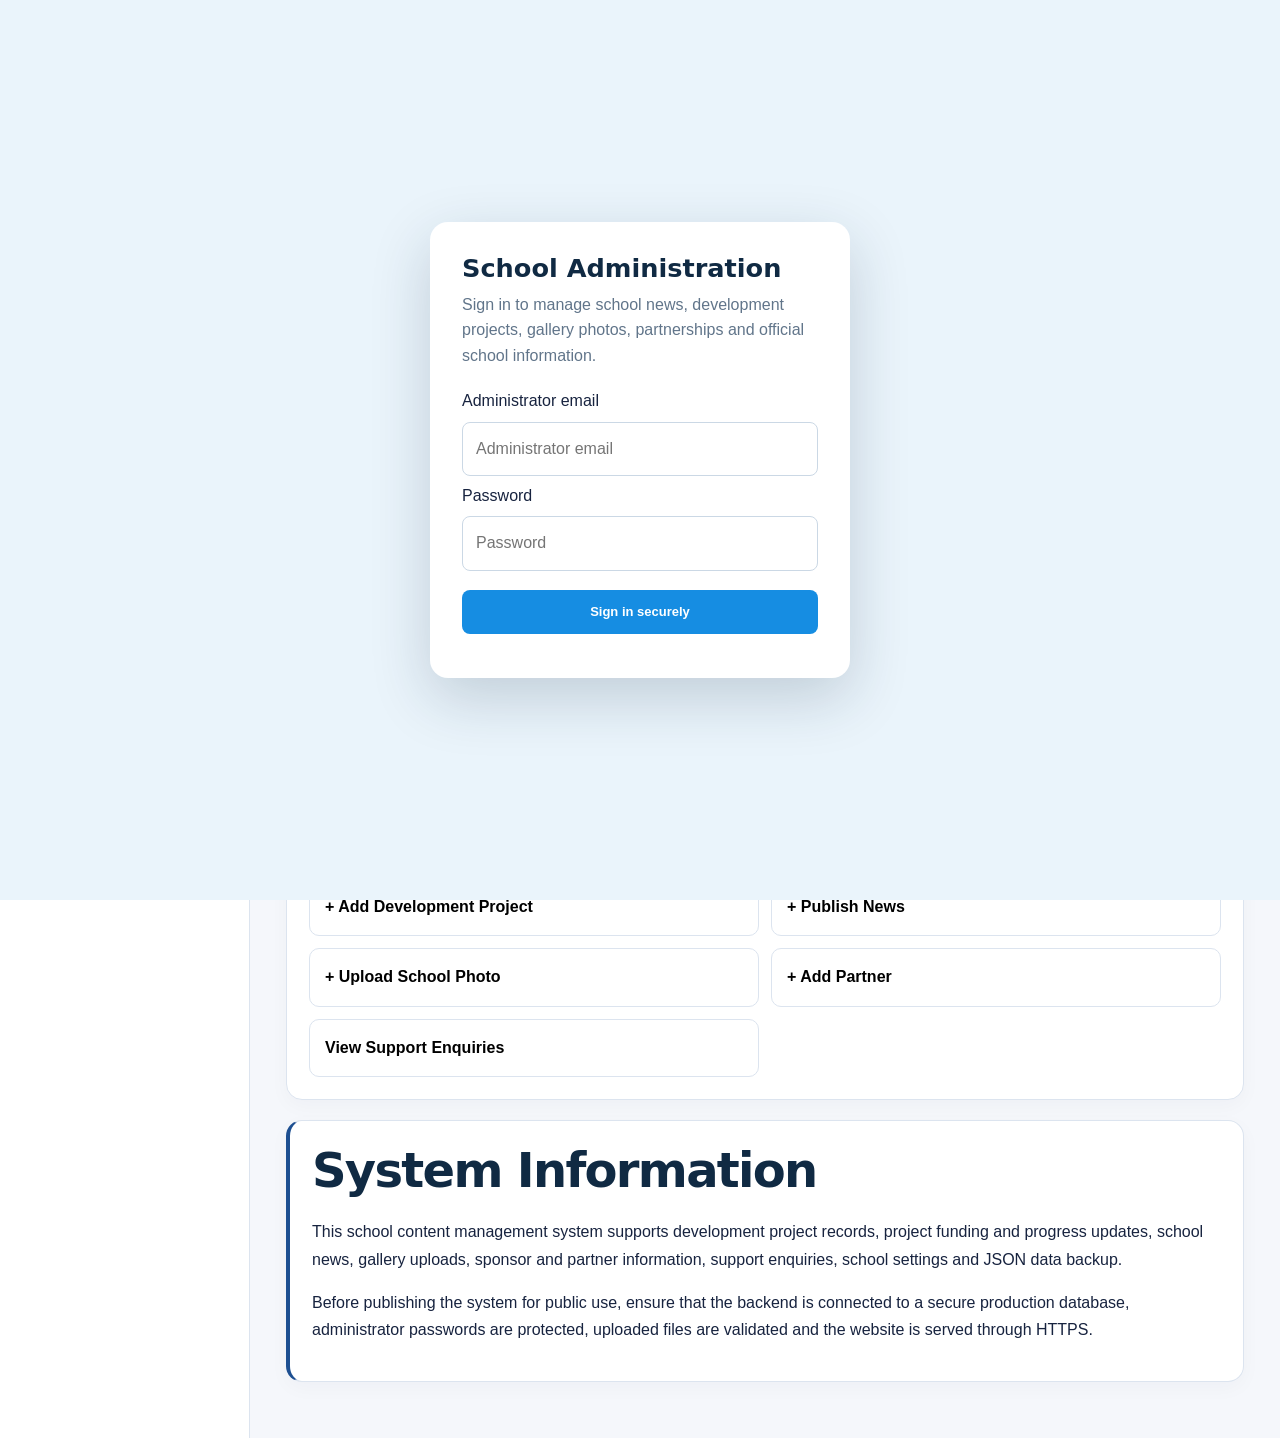
<file: Complete/admin.html>
<!DOCTYPE html>
<html lang="en">
<head>
  <meta charset="UTF-8">
  <meta name="viewport" content="width=device-width, initial-scale=1.0">

  <title>Admin Dashboard | Cheptulel Boys Senior School</title>

  <link rel="stylesheet" href="styles.css">
  <link rel="stylesheet" href="admin.css">

  <style>
    .auth-screen {
      position: fixed;
      inset: 0;
      background: #eaf4fb;
      display: grid;
      place-items: center;
      z-index: 10000;
      padding: 20px;
    }

    .auth-box {
      background: #ffffff;
      width: min(420px, 92vw);
      padding: 32px;
      border-radius: 18px;
      box-shadow: 0 20px 60px #102a4330;
    }

    .auth-box h1 {
      margin: 0 0 8px;
      color: #102a43;
      font-size: 1.6rem;
    }

    .auth-box p {
      color: #61758a;
      line-height: 1.6;
      margin-bottom: 20px;
    }

    .auth-box input {
      width: 100%;
      padding: 13px;
      margin: 7px 0;
      border: 1px solid #cbd8e5;
      border-radius: 8px;
      box-sizing: border-box;
      font: inherit;
    }

    .auth-box input:focus {
      outline: 3px solid #b8d8f0;
      border-color: #1d4f91;
    }

    .auth-box button {
      width: 100%;
      margin-top: 12px;
    }

    .auth-error {
      color: #9b1c31;
      margin-top: 12px;
      line-height: 1.5;
      font-size: 0.95rem;
    }

    .hidden {
      display: none !important;
    }

    .system-note {
      border-left: 4px solid #1d4f91;
    }

    .system-note h2 {
      color: #102a43;
    }

    .system-note p {
      line-height: 1.7;
    }

    .hint {
      color: #61758a;
      line-height: 1.6;
      font-size: 0.92rem;
    }
  </style>
</head>

<body class="admin-body">

  <!-- Administrator Login -->
  <div id="authScreen" class="auth-screen">
    <form class="auth-box" id="loginForm">
      <h1>School Administration</h1>

      <p>
        Sign in to manage school news, development projects, gallery photos,
        partnerships and official school information.
      </p>

      <label for="loginEmail">Administrator email</label>
      <input
        id="loginEmail"
        name="email"
        type="email"
        placeholder="Administrator email"
        autocomplete="username"
        required
      >

      <label for="loginPassword">Password</label>
      <input
        id="loginPassword"
        name="password"
        type="password"
        placeholder="Password"
        autocomplete="current-password"
        required
      >

      <button class="btn btn-primary" type="submit">
        Sign in securely
      </button>

      <div
        id="authError"
        class="auth-error"
        role="alert"
        aria-live="polite"
      ></div>
    </form>
  </div>

  <!-- Administration Header -->
  <header class="admin-top">
    <div class="admin-brand">
      <img
        src="assets/cheptulel-logo.jpeg"
        alt="Cheptulel Boys Senior School logo"
      >

      <div>
        <strong>CHEPTULEL</strong>
        <small>BOYS SENIOR SCHOOL</small>
      </div>
    </div>

    <div class="admin-actions">
      <a href="index.html" class="admin-home">
        ← View Website
      </a>

      <button id="exportData" class="top-btn" type="button">
        Backup Data
      </button>
    </div>
  </header>

  <!-- Main Administration Layout -->
  <main class="admin-layout">

    <!-- Sidebar Navigation -->
    <aside class="sidebar" aria-label="Administration navigation">

      <button
        class="side active"
        data-panel="dashboard"
        type="button"
      >
        Dashboard
      </button>

      <button
        class="side"
        data-panel="projects"
        type="button"
      >
        Development Projects
      </button>

      <button
        class="side"
        data-panel="news"
        type="button"
      >
        News &amp; Updates
      </button>

      <button
        class="side"
        data-panel="gallery"
        type="button"
      >
        Gallery
      </button>

      <button
        class="side"
        data-panel="sponsors"
        type="button"
      >
        Sponsors &amp; Partners
      </button>

      <button
        class="side"
        data-panel="enquiries"
        type="button"
      >
        Support Enquiries
      </button>

      <button
        class="side"
        data-panel="settings"
        type="button"
      >
        School Settings
      </button>

    </aside>

    <!-- Administration Content -->
    <section class="admin-content">

      <!-- Dashboard Panel -->
      <div id="dashboard" class="panel active">

        <div class="panel-title">
          <div>
            <span>ADMINISTRATION</span>
            <h1>School Dashboard</h1>
          </div>

          <span class="demo-badge">
            SCHOOL CMS
          </span>
        </div>

        <div class="admin-card">
          <h2>Welcome to the School Management System</h2>

          <p>
            Use this dashboard to manage Cheptulel Boys Senior School's
            development projects, news, gallery, partnerships, support
            enquiries and official contact information.
          </p>
        </div>

        <!-- Dashboard Statistics -->
        <div class="stat-grid">

          <div class="admin-stat">
            <small>Development Projects</small>
            <strong id="statProjects">0</strong>
          </div>

          <div class="admin-stat">
            <small>News Posts</small>
            <strong id="statNews">0</strong>
          </div>

          <div class="admin-stat">
            <small>Gallery Photos</small>
            <strong id="statGallery">0</strong>
          </div>

          <div class="admin-stat">
            <small>Partners</small>
            <strong id="statSponsors">0</strong>
          </div>

          <div class="admin-stat">
            <small>Support Enquiries</small>
            <strong id="statEnquiries">0</strong>
          </div>

        </div>

        <!-- Quick Actions -->
        <div class="admin-card">
          <h2>Quick Actions</h2>

          <div class="quick-admin">

            <button type="button" data-go="projects">
              + Add Development Project
            </button>

            <button type="button" data-go="news">
              + Publish News
            </button>

            <button type="button" data-go="gallery">
              + Upload School Photo
            </button>

            <button type="button" data-go="sponsors">
              + Add Partner
            </button>

            <button type="button" data-go="enquiries">
              View Support Enquiries
            </button>

          </div>
        </div>

        <!-- System Information -->
        <div class="admin-card notice system-note">
          <h2>System Information</h2>

          <p>
            This school content management system supports development project
            records, project funding and progress updates, school news,
            gallery uploads, sponsor and partner information, support
            enquiries, school settings and JSON data backup.
          </p>

          <p>
            Before publishing the system for public use, ensure that the
            backend is connected to a secure production database, administrator
            passwords are protected, uploaded files are validated and the
            website is served through HTTPS.
          </p>
        </div>

      </div>

      <!-- Development Projects Panel -->
      <div id="projects" class="panel">

        <div class="panel-title">
          <div>
            <span>DEVELOPMENT</span>
            <h1>Development Projects</h1>
          </div>
        </div>

        <form class="admin-form" id="projectForm">

          <input
            name="name"
            required
            placeholder="Project name"
          >

          <select name="category">
            <option>Infrastructure</option>
            <option>ICT</option>
            <option>Learning Resources</option>
            <option>Student Welfare</option>
            <option>Sports &amp; Talent</option>
            <option>Other</option>
          </select>

          <select name="status">
            <option>Proposed</option>
            <option>Seeking Support</option>
            <option>Ongoing</option>
            <option>Completed</option>
          </select>

          <input
            name="target"
            type="number"
            min="0"
            placeholder="Target amount (KES)"
          >

          <input
            name="raised"
            type="number"
            min="0"
            placeholder="Amount raised (KES)"
          >

          <label for="projectImage">
            Project image
          </label>

          <input
            id="projectImage"
            name="image"
            type="file"
            accept=".jpg,.jpeg,.png,.webp,.jfif,image/jpeg,image/png,image/webp"
          >

          <textarea
            name="description"
            required
            placeholder="Project description"
          ></textarea>

          <textarea
            name="update"
            placeholder="Latest progress or update"
          ></textarea>

          <button class="btn btn-primary" type="submit">
            Add Project
          </button>

        </form>

        <div id="projectList" class="admin-list"></div>

      </div>

      <!-- News Panel -->
      <div id="news" class="panel">

        <div class="panel-title">
          <div>
            <span>COMMUNICATION</span>
            <h1>News &amp; Updates</h1>
          </div>
        </div>

        <form class="admin-form" id="newsForm">

          <input
            name="title"
            required
            placeholder="News title"
          >

          <select name="category">
            <option>School News</option>
            <option>Development</option>
            <option>Academics</option>
            <option>Sports</option>
            <option>Announcement</option>
          </select>

          <textarea
            name="body"
            required
            placeholder="Write the update..."
          ></textarea>

          <button class="btn btn-primary" type="submit">
            Publish News
          </button>

        </form>

        <div id="newsList" class="admin-list"></div>

      </div>

      <!-- Gallery Panel -->
      <div id="gallery" class="panel">

        <div class="panel-title">
          <div>
            <span>MEDIA</span>
            <h1>Gallery Manager</h1>
          </div>
        </div>

        <form class="admin-form" id="galleryForm">

          <input
            name="title"
            required
            placeholder="Photo title"
          >

          <select name="category">
            <option>School Life</option>
            <option>Infrastructure</option>
            <option>Projects</option>
            <option>Academics</option>
            <option>Sports</option>
            <option>Events</option>
            <option>Achievements</option>
          </select>

          <label for="galleryImage">
            Select school photo
          </label>

          <input
            id="galleryImage"
            name="image"
            type="file"
            accept=".jpg,.jpeg,.png,.webp,.jfif,image/jpeg,image/png,image/webp"
            required
          >

          <textarea
            name="caption"
            placeholder="Caption or description"
          ></textarea>

          <label class="check">
            <input
              name="approved"
              type="checkbox"
            >
            Publish immediately
          </label>

          <button class="btn btn-primary" type="submit">
            Upload Photo
          </button>

        </form>

        <p class="hint">
          Upload clear and relevant school photos. For managed cloud image
          storage, configure Cloudinary in the backend <code>.env</code> file.
        </p>

        <div
          id="galleryList"
          class="admin-list gallery-admin"
        ></div>

      </div>

      <!-- Sponsors and Partners Panel -->
      <div id="sponsors" class="panel">

        <div class="panel-title">
          <div>
            <span>PARTNERSHIPS</span>
            <h1>Sponsors &amp; Partners</h1>
          </div>
        </div>

        <form class="admin-form" id="sponsorForm">

          <input
            name="name"
            required
            placeholder="Organization or sponsor name"
          >

          <input
            name="type"
            placeholder="Partnership type"
          >

          <input
            name="website"
            type="url"
            placeholder="Website URL"
          >

          <textarea
            name="description"
            placeholder="Short description"
          ></textarea>

          <button class="btn btn-primary" type="submit">
            Add Partner
          </button>

        </form>

        <div id="sponsorList" class="admin-list"></div>

      </div>

      <!-- Enquiries Panel -->
      <div id="enquiries" class="panel">

        <div class="panel-title">
          <div>
            <span>COMMUNITY SUPPORT</span>
            <h1>Sponsor &amp; Well-wisher Enquiries</h1>
          </div>
        </div>

        <div class="admin-card notice">
          <p>
            Support enquiries submitted through the public website are
            displayed here. Protect personal information and avoid sharing
            enquiry details with unauthorized people.
          </p>

          <p>
            For a fully secure multi-user system, connect this feature to a
            protected backend database and an official school email or CRM
            service.
          </p>
        </div>

        <div id="enquiryList" class="admin-list"></div>

      </div>

      <!-- School Settings Panel -->
      <div id="settings" class="panel">

        <div class="panel-title">
          <div>
            <span>CONFIGURATION</span>
            <h1>School Settings</h1>
          </div>
        </div>

        <form class="admin-form" id="settingsForm">

          <label for="schoolPhone">
            Official school phone
          </label>

          <input
            id="schoolPhone"
            name="phone"
            type="tel"
            placeholder="Official school phone"
          >

          <label for="schoolEmail">
            Official school email
          </label>

          <input
            id="schoolEmail"
            name="email"
            type="email"
            placeholder="Official school email"
          >

          <label for="schoolPaybill">
            Verified M-PESA Paybill or Till
          </label>

          <input
            id="schoolPaybill"
            name="paybill"
            placeholder="Verified M-PESA Paybill/Till"
          >

          <label for="schoolFacebook">
            Facebook page URL
          </label>

          <input
            id="schoolFacebook"
            name="facebook"
            type="url"
            placeholder="Facebook page URL"
          >

          <label for="schoolWhatsapp">
            WhatsApp URL
          </label>

          <input
            id="schoolWhatsapp"
            name="whatsapp"
            type="url"
            placeholder="WhatsApp URL"
          >

          <button class="btn btn-primary" type="submit">
            Save Settings
          </button>

        </form>

        <p class="hint">
          Only publish verified official school contacts and payment details.
          Empty fields should remain hidden on the public website.
        </p>

        <div class="admin-card">
          <h2>Account</h2>

          <button
            id="logout"
            class="delete"
            type="button"
          >
            Sign out
          </button>
        </div>

      </div>

    </section>
  </main>

  <!-- Notifications -->
  <div
    id="toast"
    class="toast"
    role="status"
    aria-live="polite"
  ></div>

  <script src="admin.js"></script>
</body>
</html>
</file>
<file: styles.css>
:root{--navy:#101d45;--navy2:#17285b;--blue:#1687e8;--pale:#eaf5ff;--maroon:#7f1d3b;--ink:#15213d;--muted:#65708a;--line:#dce4ef;--white:#fff;--soft:#f5f8fc;--shadow:0 18px 50px rgba(16,29,69,.10)}*{box-sizing:border-box}html{scroll-behavior:smooth}body{margin:0;font-family:Inter,system-ui,sans-serif;color:var(--ink);background:#fff;line-height:1.65}a{text-decoration:none;color:inherit}.container{width:min(1160px,92%);margin:auto}.topbar{background:var(--navy);color:#dfe8ff;font-size:13px}.topbar-inner{display:flex;justify-content:space-between;align-items:center;min-height:36px}.top-links{display:flex;gap:22px}.header{position:sticky;top:0;z-index:20;background:rgba(255,255,255,.96);backdrop-filter:blur(12px);border-bottom:1px solid var(--line)}.nav-wrap{display:flex;align-items:center;gap:22px;min-height:82px}.brand{display:flex;align-items:center;gap:11px;margin-right:auto}.brand img{width:57px;height:57px;object-fit:contain}.brand strong,.brand small{display:block;line-height:1.1}.brand strong{font-family:Manrope;font-size:18px;color:var(--navy);letter-spacing:.5px}.brand small{font-size:9px;font-weight:800;letter-spacing:1px;color:var(--maroon);margin-top:5px}.nav{display:flex;gap:22px;align-items:center}.nav a{font-size:13px;font-weight:700;color:#46516b}.nav a:hover,.nav a.active{color:var(--blue)}.nav-cta,.btn{display:inline-flex;align-items:center;justify-content:center;gap:10px;border-radius:9px;font-weight:800;transition:.2s ease;cursor:pointer}.nav-cta{background:var(--maroon);color:#fff;padding:12px 17px;font-size:12px}.menu-toggle{display:none;border:0;background:none;font-size:25px}.hero{min-height:620px;position:relative;display:flex;align-items:center;background:linear-gradient(90deg,rgba(9,20,53,.97),rgba(16,29,69,.80),rgba(16,29,69,.35)),url('assets/cheptulel-logo.jpeg') center/cover no-repeat}.hero-overlay{position:absolute;inset:0;background:radial-gradient(circle at 75% 45%,rgba(22,135,232,.25),transparent 40%)}.hero-content{position:relative;z-index:1}.hero-copy{max-width:720px;color:#fff;padding:80px 0}.eyebrow,.section-tag{font-size:11px;font-weight:800;letter-spacing:2px}.eyebrow{color:#a8dcff}.hero h1{font:800 clamp(58px,8vw,104px)/.9 Manrope;margin:18px 0 22px;letter-spacing:-5px}.hero h1 span{color:#52b5ff}.hero-lead{font-size:19px;max-width:650px;color:#e6ecf8}.hero-actions{display:flex;gap:12px;flex-wrap:wrap;margin:30px 0}.btn{padding:13px 19px;border:1px solid transparent;font-size:13px}.btn-primary{background:var(--blue);color:#fff}.btn-primary:hover{transform:translateY(-2px);box-shadow:0 10px 25px rgba(22,135,232,.25)}.btn-light{background:#fff;color:var(--navy)}.btn-maroon{background:var(--maroon);color:#fff}.btn-outline{border-color:#b9c7d9;color:var(--navy);width:100%;margin-top:18px}.hero-note{font-size:12px;color:#cdd7ea}.pulse{display:inline-block;width:8px;height:8px;border-radius:50%;background:#52b5ff;margin-right:8px}.quick-strip{background:var(--pale);border-bottom:1px solid #d7eafa}.quick-grid{display:grid;grid-template-columns:repeat(4,1fr);padding:24px 0}.quick-grid>div{display:flex;align-items:center;gap:12px;padding:0 20px;border-right:1px solid #cbdff0}.quick-grid>div:last-child{border:0}.quick-icon{font-size:25px}.quick-grid b,.quick-grid small{display:block}.quick-grid b{font-size:13px}.quick-grid small{font-size:11px;color:var(--muted)}.section{padding:92px 0}.soft{background:var(--soft)}.two-col{display:grid;grid-template-columns:1.1fr .9fr;gap:70px;align-items:center}.section-tag{color:var(--blue)}h2{font:800 clamp(31px,4vw,48px)/1.08 Manrope;letter-spacing:-1.7px;margin:12px 0 20px;color:var(--navy)}.section-copy p{color:var(--muted);font-size:15px}.text-link{font-size:13px;font-weight:800;color:var(--blue)}.mission-card{background:linear-gradient(145deg,var(--navy),var(--navy2));border-radius:20px;color:#fff;padding:35px;display:flex;gap:25px;align-items:center;box-shadow:var(--shadow)}.crest{width:145px;height:145px;flex:none;border-radius:18px;background:#fff;display:grid;place-items:center;padding:12px}.crest img{width:100%;height:100%;object-fit:contain}.mission-card span{font-size:10px;letter-spacing:2px;color:#8fd0ff;font-weight:800}.mission-card h3{font:800 26px Manrope;margin:7px 0}.mission-card p{color:#cdd7ea;font-size:12px}.section-head{display:flex;justify-content:space-between;gap:40px;align-items:end;margin-bottom:34px}.section-head>p,.admin-note{max-width:420px;color:var(--muted);font-size:13px}.feature-grid{display:grid;grid-template-columns:repeat(4,1fr);gap:16px}.feature-card{background:#fff;border:1px solid var(--line);padding:25px;border-radius:14px;transition:.2s}.feature-card:hover{transform:translateY(-4px);box-shadow:var(--shadow)}.feature-icon{font-size:28px}.feature-card h3{font-size:16px;margin:15px 0 8px}.feature-card p{font-size:12px;color:var(--muted)}.facility-grid{display:grid;grid-template-columns:repeat(4,1fr);gap:16px}.facility{border:1px solid var(--line);border-radius:15px;overflow:hidden;background:#fff}.placeholder-image{height:180px;background:linear-gradient(135deg,#ddecfa,#bcdcf4);display:grid;place-items:center;font-size:55px}.facility div:last-child{padding:20px}.facility span{font-size:9px;color:var(--blue);font-weight:800;letter-spacing:1.5px}.facility h3{margin:5px 0;font-size:17px}.facility p{font-size:12px;color:var(--muted);margin:0}.photo-note{text-align:center;color:#8290a8;font-size:11px;margin-top:22px}.project-section{background:var(--navy);color:#fff}.light-head h2{color:#fff}.light-head p{color:#bfcce3}.project-grid{display:grid;grid-template-columns:repeat(3,1fr);gap:18px}.project-card{background:#fff;color:var(--ink);border-radius:16px;overflow:hidden}.project-image{height:180px;background:linear-gradient(135deg,#b7dcfa,#5fb5ef);display:grid;place-items:center;font-size:52px;position:relative}.project-image.alt{background:linear-gradient(135deg,#dceeff,#93c9f4)}.project-image.maroon{background:linear-gradient(135deg,#c99aaa,#8f3153)}.project-image span{position:absolute;top:14px;left:14px;background:#fff;color:var(--navy);font-size:9px;font-weight:800;padding:7px 9px;border-radius:20px}.project-body{padding:22px}.project-meta{display:flex;justify-content:space-between;color:#7c879b;font-size:9px;font-weight:800;letter-spacing:1px}.project-body h3{font-size:19px;margin:10px 0 7px}.project-body p{font-size:12px;color:var(--muted);min-height:58px}.progress-label{display:flex;justify-content:space-between;font-size:11px}.progress{height:7px;background:#e7edf5;border-radius:10px;overflow:hidden;margin:8px 0 13px}.progress i{display:block;height:100%;background:var(--blue)}.money{display:flex;justify-content:space-between;font-size:10px;color:var(--muted)}.money b{display:block;color:var(--navy);margin-top:3px}.support{padding:78px 0;background:linear-gradient(135deg,#e9f5ff,#f8fbff)}.support-inner>div:first-child{max-width:720px}.support h2{margin-bottom:12px}.support p{color:var(--muted);max-width:760px}.support-options{display:grid!important;grid-template-columns:repeat(4,1fr);gap:12px;margin:30px 0}.support-options div{background:#fff;border:1px solid #d9e8f5;border-radius:12px;padding:18px}.support-options b,.support-options span{display:block}.support-options b{font-size:13px}.support-options span{font-size:11px;color:var(--muted);margin-top:6px}.support-actions{display:flex!important;gap:12px}.trust-note{font-size:10px!important;margin-top:20px}.gallery-grid{display:grid;grid-template-columns:2fr 1fr 1fr;grid-template-rows:210px 210px;gap:12px}.gallery-item{border-radius:14px;overflow:hidden;background:linear-gradient(135deg,#dceeff,#a9d1ed);display:grid;place-items:center}.gallery-item.large{grid-row:span 2}.gallery-item div{font-size:45px;text-align:center;color:var(--navy)}.gallery-item small{display:block;font-size:11px;font-weight:700;margin-top:8px}.news-grid{display:grid;grid-template-columns:repeat(3,1fr);gap:18px}.news-card{background:#fff;border:1px solid var(--line);border-radius:14px;padding:25px}.news-date{font-size:9px;color:var(--maroon);font-weight:800;letter-spacing:1.5px}.news-card h3{font-size:18px}.news-card p{font-size:12px;color:var(--muted)}.news-card a{font-size:12px;font-weight:800;color:var(--blue)}.cta-band{background:var(--maroon);color:#fff;padding:45px 0}.cta-inner{display:flex;justify-content:space-between;align-items:center;gap:30px}.cta-inner span{font-size:10px;letter-spacing:2px;font-weight:800;color:#f2c7d5}.cta-inner h2{color:#fff;margin:8px 0 0;max-width:720px;font-size:32px}.contact-grid{display:grid;grid-template-columns:1fr .85fr;gap:70px}.contact-list{margin-top:30px;display:grid;gap:16px}.contact-list div{display:flex;gap:15px;align-items:flex-start}.contact-list span{font-size:20px}.contact-list p{margin:0;font-size:13px;color:var(--muted)}.contact-form{border:1px solid var(--line);border-radius:16px;padding:28px;box-shadow:var(--shadow)}.contact-form h3{font:800 24px Manrope;color:var(--navy);margin-top:0}.contact-form label{display:block;font-size:11px;font-weight:800;margin:14px 0}.contact-form input,.contact-form select,.contact-form textarea{display:block;width:100%;margin-top:6px;border:1px solid #d4ddea;border-radius:8px;padding:12px;font:inherit;font-size:12px;outline:none}.contact-form input:focus,.contact-form select:focus,.contact-form textarea:focus{border-color:var(--blue)}.form-message{font-size:11px!important;color:var(--maroon)!important}.footer{background:#0a1431;color:#c8d3e7;padding:55px 0 0}.footer-grid{display:grid;grid-template-columns:1.5fr .7fr .9fr .9fr;gap:45px}.footer-brand{display:flex;align-items:center;gap:10px}.footer-brand img{width:55px;height:55px;object-fit:contain;background:#fff;border-radius:8px}.footer-brand b,.footer-brand small{display:block}.footer-brand b{color:#fff}.footer-brand small{font-size:8px;letter-spacing:1px;color:#82caff}.footer p,.footer span,.footer a{font-size:11px;color:#9eacc3}.footer h4{color:#fff;margin-top:0;font-size:13px}.footer a,.footer span{display:block;margin:8px 0}.copyright{border-top:1px solid #1b2a4b;margin-top:45px;padding:18px 0;font-size:10px;color:#71809a}@media(max-width:980px){.nav{display:none}.nav-cta{display:none}.menu-toggle{display:block}.nav-wrap.menu-open{flex-wrap:wrap}.nav-wrap.menu-open .nav{display:flex;width:100%;flex-direction:column;align-items:flex-start;padding:10px 0 20px}.quick-grid,.feature-grid,.facility-grid,.support-options{grid-template-columns:repeat(2,1fr)}.project-grid,.news-grid{grid-template-columns:1fr 1fr}.two-col,.contact-grid{grid-template-columns:1fr}.hero{min-height:570px}.footer-grid{grid-template-columns:1fr 1fr}}@media(max-width:620px){.top-links{display:none}.topbar-inner{justify-content:center}.brand img{width:48px;height:48px}.brand strong{font-size:15px}.hero h1{letter-spacing:-3px}.hero-lead{font-size:16px}.hero-actions,.support-actions{flex-direction:column}.quick-grid,.feature-grid,.facility-grid,.project-grid,.support-options,.news-grid,.footer-grid{grid-template-columns:1fr}.quick-grid>div{border-right:0;border-bottom:1px solid #cbdff0;padding:14px 0}.section{padding:65px 0}.section-head{display:block}.section-head>p{margin-top:15px}.mission-card{flex-direction:column;text-align:center}.gallery-grid{grid-template-columns:1fr 1fr;grid-template-rows:170px 170px 170px}.gallery-item.large{grid-row:span 1;grid-column:span 2}.cta-inner{display:block}.cta-inner .btn{margin-top:22px}.contact-grid{gap:35px}}
.admin-link{font-size:11px;color:#647089;text-decoration:none;margin-left:8px;border:1px solid #dce4ef;padding:7px 9px;border-radius:7px}.admin-link:hover{color:#101d45;background:#eef7ff}
.project-update{background:var(--pale);padding:10px;border-radius:8px!important;min-height:0!important}.gallery-item{position:relative}.gallery-caption{position:absolute;left:0;right:0;bottom:0;padding:25px 12px 10px;background:linear-gradient(transparent,rgba(16,29,69,.82));color:#fff}.gallery-item .gallery-caption small{font-size:10px}.contact-form .text-link{display:inline-block;margin-top:8px}
</file>
<file: Complete/styles.css>
/* =========================================================
   CHEPTULEL BOYS SENIOR SCHOOL
   MAIN WEBSITE STYLESHEET
   ========================================================= */

/* =========================
   DESIGN VARIABLES
   ========================= */

:root {
  --navy: #101d45;
  --navy-2: #17285b;
  --navy-dark: #0a1431;

  --blue: #1687e8;
  --blue-dark: #0d6fc5;
  --pale-blue: #eaf5ff;

  --maroon: #7f1d3b;
  --maroon-dark: #64152f;

  --ink: #15213d;
  --muted: #65708a;

  --line: #dce4ef;
  --line-dark: #c7d3e3;

  --white: #ffffff;
  --soft: #f5f8fc;

  --shadow-sm: 0 5px 18px rgba(16, 29, 69, 0.07);
  --shadow: 0 18px 50px rgba(16, 29, 69, 0.10);

  --radius-sm: 8px;
  --radius-md: 14px;
  --radius-lg: 20px;

  --container: 1160px;
  --transition: 180ms ease;
}

/* =========================
   RESET AND BASE STYLES
   ========================= */

*,
*::before,
*::after {
  box-sizing: border-box;
}

html {
  scroll-behavior: smooth;
  scroll-padding-top: 100px;
}

body {
  min-width: 320px;
  margin: 0;
  color: var(--ink);
  background: var(--white);
  font-family: Inter, system-ui, -apple-system, BlinkMacSystemFont, "Segoe UI", sans-serif;
  line-height: 1.65;
  text-rendering: optimizeLegibility;
  -webkit-font-smoothing: antialiased;
}

img {
  display: block;
  max-width: 100%;
}

button,
input,
select,
textarea {
  font: inherit;
}

button,
a {
  -webkit-tap-highlight-color: transparent;
}

button {
  cursor: pointer;
}

a {
  color: inherit;
  text-decoration: none;
}

a:focus-visible,
button:focus-visible,
input:focus-visible,
select:focus-visible,
textarea:focus-visible {
  outline: 3px solid rgba(22, 135, 232, 0.45);
  outline-offset: 3px;
}

::selection {
  color: var(--white);
  background: var(--blue);
}

.container {
  width: min(var(--container), 92%);
  margin-inline: auto;
}

.section {
  padding: clamp(64px, 8vw, 92px) 0;
}

.soft {
  background: var(--soft);
}

/* =========================
   TYPOGRAPHY
   ========================= */

h1,
h2,
h3,
h4,
p {
  overflow-wrap: anywhere;
}

h1,
h2,
h3,
h4 {
  font-family: Manrope, Inter, system-ui, sans-serif;
  line-height: 1.15;
}

h2 {
  margin: 12px 0 20px;
  color: var(--navy);
  font-size: clamp(31px, 4vw, 48px);
  font-weight: 800;
  letter-spacing: -1.7px;
}

p {
  margin-top: 0;
}

.section-tag,
.eyebrow {
  font-size: 11px;
  font-weight: 800;
  letter-spacing: 2px;
  text-transform: uppercase;
}

.section-tag {
  color: var(--blue);
}

.eyebrow {
  color: #a8dcff;
}

.text-link {
  color: var(--blue);
  font-size: 13px;
  font-weight: 800;
  transition: color var(--transition);
}

.text-link:hover {
  color: var(--blue-dark);
}

/* =========================
   TOP BAR
   ========================= */

.topbar {
  color: #dfe8ff;
  background: var(--navy);
  font-size: 13px;
}

.topbar-inner {
  display: flex;
  min-height: 36px;
  align-items: center;
  justify-content: space-between;
  gap: 20px;
}

.top-links {
  display: flex;
  flex-wrap: wrap;
  gap: 22px;
}

.top-links a {
  transition: color var(--transition);
}

.top-links a:hover {
  color: var(--white);
}

/* =========================
   HEADER AND NAVIGATION
   ========================= */

.header {
  position: sticky;
  top: 0;
  z-index: 100;
  border-bottom: 1px solid var(--line);
  background: rgba(255, 255, 255, 0.96);
  backdrop-filter: blur(12px);
}

.nav-wrap {
  position: relative;
  display: flex;
  min-height: 82px;
  align-items: center;
  gap: 22px;
}

.brand {
  display: flex;
  min-width: 0;
  align-items: center;
  gap: 11px;
  margin-right: auto;
}

.brand img {
  width: 57px;
  height: 57px;
  flex: 0 0 auto;
  object-fit: contain;
}

.brand strong,
.brand small {
  display: block;
  line-height: 1.1;
}

.brand strong {
  color: var(--navy);
  font-family: Manrope, Inter, sans-serif;
  font-size: 18px;
  font-weight: 800;
  letter-spacing: 0.5px;
}

.brand small {
  margin-top: 5px;
  color: var(--maroon);
  font-size: 9px;
  font-weight: 800;
  letter-spacing: 1px;
}

.nav {
  display: flex;
  align-items: center;
  gap: 22px;
}

.nav a {
  position: relative;
  color: #46516b;
  font-size: 13px;
  font-weight: 700;
  white-space: nowrap;
}

.nav a::after {
  position: absolute;
  right: 0;
  bottom: -8px;
  left: 0;
  height: 2px;
  content: "";
  background: var(--blue);
  transform: scaleX(0);
  transform-origin: center;
  transition: transform var(--transition);
}

.nav a:hover,
.nav a.active {
  color: var(--blue);
}

.nav a:hover::after,
.nav a.active::after {
  transform: scaleX(1);
}

.nav-cta,
.btn {
  display: inline-flex;
  align-items: center;
  justify-content: center;
  gap: 10px;
  border: 1px solid transparent;
  border-radius: var(--radius-sm);
  font-size: 13px;
  font-weight: 800;
  line-height: 1.2;
  text-align: center;
  transition:
    transform var(--transition),
    background var(--transition),
    color var(--transition),
    border-color var(--transition),
    box-shadow var(--transition);
}

.nav-cta {
  padding: 12px 17px;
  color: var(--white);
  background: var(--maroon);
  font-size: 12px;
}

.nav-cta:hover {
  background: var(--maroon-dark);
  transform: translateY(-2px);
}

.admin-link {
  display: inline-flex;
  align-items: center;
  margin-left: 8px;
  padding: 7px 9px;
  border: 1px solid var(--line);
  border-radius: 7px;
  color: #647089;
  font-size: 11px;
  transition:
    color var(--transition),
    background var(--transition);
}

.admin-link:hover {
  color: var(--navy);
  background: #eef7ff;
}

.menu-toggle {
  display: none;
  width: 42px;
  height: 42px;
  align-items: center;
  justify-content: center;
  padding: 0;
  border: 1px solid var(--line);
  border-radius: var(--radius-sm);
  color: var(--navy);
  background: transparent;
  font-size: 25px;
}

/* =========================
   HERO SECTION
   ========================= */

.hero {
  position: relative;
  display: flex;
  min-height: 620px;
  align-items: center;
  isolation: isolate;
  background:
    linear-gradient(
      90deg,
      rgba(9, 20, 53, 0.97),
      rgba(16, 29, 69, 0.80),
      rgba(16, 29, 69, 0.35)
    ),
    linear-gradient(135deg, var(--navy), var(--navy-2));
  background-position: center;
  background-size: cover;
}

.hero-overlay {
  position: absolute;
  z-index: -1;
  inset: 0;
  background:
    radial-gradient(
      circle at 75% 45%,
      rgba(22, 135, 232, 0.25),
      transparent 40%
    );
  pointer-events: none;
}

.hero-content {
  position: relative;
  z-index: 1;
}

.hero-copy {
  max-width: 720px;
  padding: 80px 0;
  color: var(--white);
}

.hero h1 {
  margin: 18px 0 22px;
  color: var(--white);
  font-size: clamp(52px, 8vw, 104px);
  font-weight: 800;
  line-height: 0.94;
  letter-spacing: -5px;
}

.hero h1 span {
  color: #52b5ff;
}

.hero-lead {
  max-width: 650px;
  color: #e6ecf8;
  font-size: 19px;
}

.hero-actions {
  display: flex;
  flex-wrap: wrap;
  gap: 12px;
  margin: 30px 0;
}

.hero-note {
  color: #cdd7ea;
  font-size: 12px;
}

.pulse {
  display: inline-block;
  width: 8px;
  height: 8px;
  margin-right: 8px;
  border-radius: 50%;
  background: #52b5ff;
}

/* =========================
   BUTTONS
   ========================= */

.btn {
  min-height: 44px;
  padding: 13px 19px;
}

.btn:hover {
  transform: translateY(-2px);
}

.btn-primary {
  color: var(--white);
  background: var(--blue);
}

.btn-primary:hover {
  background: var(--blue-dark);
  box-shadow: 0 10px 25px rgba(22, 135, 232, 0.25);
}

.btn-light {
  color: var(--navy);
  background: var(--white);
}

.btn-light:hover {
  background: #f0f6ff;
}

.btn-maroon {
  color: var(--white);
  background: var(--maroon);
}

.btn-maroon:hover {
  background: var(--maroon-dark);
}

.btn-outline {
  width: 100%;
  margin-top: 18px;
  border-color: var(--line-dark);
  color: var(--navy);
  background: transparent;
}

.btn-outline:hover {
  border-color: var(--blue);
  color: var(--blue);
  background: var(--pale-blue);
}

/* =========================
   QUICK INFORMATION STRIP
   ========================= */

.quick-strip {
  border-bottom: 1px solid #d7eafa;
  background: var(--pale-blue);
}

.quick-grid {
  display: grid;
  grid-template-columns: repeat(4, 1fr);
  padding: 24px 0;
}

.quick-grid > div {
  display: flex;
  align-items: center;
  gap: 12px;
  padding: 0 20px;
  border-right: 1px solid #cbdff0;
}

.quick-grid > div:last-child {
  border-right: 0;
}

.quick-icon {
  flex: 0 0 auto;
  font-size: 25px;
}

.quick-grid b,
.quick-grid small {
  display: block;
}

.quick-grid b {
  font-size: 13px;
}

.quick-grid small {
  color: var(--muted);
  font-size: 11px;
}

/* =========================
   GENERAL SECTION LAYOUTS
   ========================= */

.two-col {
  display: grid;
  grid-template-columns: 1.1fr 0.9fr;
  align-items: center;
  gap: 70px;
}

.section-copy p {
  color: var(--muted);
  font-size: 15px;
}

.section-head {
  display: flex;
  align-items: end;
  justify-content: space-between;
  gap: 40px;
  margin-bottom: 34px;
}

.section-head > p,
.admin-note {
  max-width: 420px;
  color: var(--muted);
  font-size: 13px;
}

/* =========================
   MISSION CARD
   ========================= */

.mission-card {
  display: flex;
  align-items: center;
  gap: 25px;
  padding: 35px;
  border-radius: var(--radius-lg);
  color: var(--white);
  background: linear-gradient(145deg, var(--navy), var(--navy-2));
  box-shadow: var(--shadow);
}

.crest {
  display: grid;
  width: 145px;
  height: 145px;
  flex: 0 0 auto;
  place-items: center;
  padding: 12px;
  border-radius: 18px;
  background: var(--white);
}

.crest img {
  width: 100%;
  height: 100%;
  object-fit: contain;
}

.mission-card span {
  color: #8fd0ff;
  font-size: 10px;
  font-weight: 800;
  letter-spacing: 2px;
}

.mission-card h3 {
  margin: 7px 0;
  font-size: 26px;
}

.mission-card p {
  color: #cdd7ea;
  font-size: 12px;
}

/* =========================
   FEATURE CARDS
   ========================= */

.feature-grid,
.facility-grid {
  display: grid;
  grid-template-columns: repeat(4, 1fr);
  gap: 16px;
}

.feature-card {
  padding: 25px;
  border: 1px solid var(--line);
  border-radius: var(--radius-md);
  background: var(--white);
  transition:
    transform var(--transition),
    box-shadow var(--transition);
}

.feature-card:hover {
  transform: translateY(-4px);
  box-shadow: var(--shadow);
}

.feature-icon {
  font-size: 28px;
}

.feature-card h3 {
  margin: 15px 0 8px;
  font-size: 16px;
}

.feature-card p {
  color: var(--muted);
  font-size: 12px;
}

/* =========================
   FACILITIES
   ========================= */

.facility {
  overflow: hidden;
  border: 1px solid var(--line);
  border-radius: 15px;
  background: var(--white);
}

.placeholder-image {
  display: grid;
  height: 180px;
  place-items: center;
  color: var(--navy);
  background: linear-gradient(135deg, #ddecfa, #bcdcf4);
  font-size: 55px;
}

.facility > div:last-child {
  padding: 20px;
}

.facility span {
  color: var(--blue);
  font-size: 9px;
  font-weight: 800;
  letter-spacing: 1.5px;
}

.facility h3 {
  margin: 5px 0;
  font-size: 17px;
}

.facility p {
  margin: 0;
  color: var(--muted);
  font-size: 12px;
}

.photo-note {
  margin-top: 22px;
  color: #8290a8;
  font-size: 11px;
  text-align: center;
}

/* =========================
   PROJECTS
   ========================= */

.project-section {
  color: var(--white);
  background: var(--navy);
}

.light-head h2 {
  color: var(--white);
}

.light-head p {
  color: #bfcce3;
}

.project-grid {
  display: grid;
  grid-template-columns: repeat(3, 1fr);
  gap: 18px;
}

.project-card {
  overflow: hidden;
  border-radius: 16px;
  color: var(--ink);
  background: var(--white);
}

.project-image {
  position: relative;
  display: grid;
  height: 180px;
  place-items: center;
  color: var(--navy);
  background: linear-gradient(135deg, #b7dcfa, #5fb5ef);
  font-size: 52px;
}

.project-image.alt {
  background: linear-gradient(135deg, #dceeff, #93c9f4);
}

.project-image.maroon {
  background: linear-gradient(135deg, #c99aaa, #8f3153);
}

.project-image span {
  position: absolute;
  top: 14px;
  left: 14px;
  padding: 7px 9px;
  border-radius: 20px;
  color: var(--navy);
  background: var(--white);
  font-size: 9px;
  font-weight: 800;
}

.project-body {
  padding: 22px;
}

.project-meta,
.progress-label,
.money {
  display: flex;
  justify-content: space-between;
  gap: 12px;
}

.project-meta {
  color: #7c879b;
  font-size: 9px;
  font-weight: 800;
  letter-spacing: 1px;
}

.project-body h3 {
  margin: 10px 0 7px;
  font-size: 19px;
}

.project-body p {
  min-height: 58px;
  color: var(--muted);
  font-size: 12px;
}

.progress-label {
  font-size: 11px;
}

.progress {
  height: 7px;
  margin: 8px 0 13px;
  overflow: hidden;
  border-radius: 10px;
  background: #e7edf5;
}

.progress i {
  display: block;
  height: 100%;
  background: var(--blue);
}

.money {
  color: var(--muted);
  font-size: 10px;
}

.money b {
  display: block;
  margin-top: 3px;
  color: var(--navy);
}

.project-update {
  min-height: 0 !important;
  padding: 10px;
  border-radius: var(--radius-sm) !important;
  background: var(--pale-blue);
}

/* =========================
   SUPPORT SECTION
   ========================= */

.support {
  padding: 78px 0;
  background: linear-gradient(135deg, #e9f5ff, #f8fbff);
}

.support-inner > div:first-child {
  max-width: 720px;
}

.support h2 {
  margin-bottom: 12px;
}

.support p {
  max-width: 760px;
  color: var(--muted);
}

.support-options {
  display: grid !important;
  grid-template-columns: repeat(4, 1fr);
  gap: 12px;
  margin: 30px 0;
}

.support-options div {
  padding: 18px;
  border: 1px solid #d9e8f5;
  border-radius: 12px;
  background: var(--white);
}

.support-options b,
.support-options span {
  display: block;
}

.support-options b {
  font-size: 13px;
}

.support-options span {
  margin-top: 6px;
  color: var(--muted);
  font-size: 11px;
}

.support-actions {
  display: flex !important;
  flex-wrap: wrap;
  gap: 12px;
}

.trust-note {
  margin-top: 20px;
  font-size: 10px !important;
}

/* =========================
   GALLERY
   ========================= */

.gallery-grid {
  display: grid;
  grid-template-columns: 2fr 1fr 1fr;
  grid-template-rows: 210px 210px;
  gap: 12px;
}

.gallery-item {
  position: relative;
  display: grid;
  overflow: hidden;
  place-items: center;
  border-radius: 14px;
  background: linear-gradient(135deg, #dceeff, #a9d1ed);
}

.gallery-item.large {
  grid-row: span 2;
}

.gallery-item > div {
  color: var(--navy);
  font-size: 45px;
  text-align: center;
}

.gallery-item small {
  display: block;
  margin-top: 8px;
  font-size: 11px;
  font-weight: 700;
}

.gallery-caption {
  position: absolute;
  right: 0;
  bottom: 0;
  left: 0;
  padding: 25px 12px 10px;
  color: var(--white);
  background: linear-gradient(
    transparent,
    rgba(16, 29, 69, 0.85)
  );
}

.gallery-item .gallery-caption small {
  font-size: 10px;
}

/* =========================
   NEWS
   ========================= */

.news-grid {
  display: grid;
  grid-template-columns: repeat(3, 1fr);
  gap: 18px;
}

.news-card {
  padding: 25px;
  border: 1px solid var(--line);
  border-radius: 14px;
  background: var(--white);
  transition:
    transform var(--transition),
    box-shadow var(--transition);
}

.news-card:hover {
  transform: translateY(-3px);
  box-shadow: var(--shadow-sm);
}

.news-date {
  color: var(--maroon);
  font-size: 9px;
  font-weight: 800;
  letter-spacing: 1.5px;
}

.news-card h3 {
  margin: 12px 0;
  font-size: 18px;
}

.news-card p {
  color: var(--muted);
  font-size: 12px;
}

.news-card a {
  color: var(--blue);
  font-size: 12px;
  font-weight: 800;
}

/* =========================
   CTA BAND
   ========================= */

.cta-band {
  padding: 45px 0;
  color: var(--white);
  background: var(--maroon);
}

.cta-inner {
  display: flex;
  align-items: center;
  justify-content: space-between;
  gap: 30px;
}

.cta-inner span {
  color: #f2c7d5;
  font-size: 10px;
  font-weight: 800;
  letter-spacing: 2px;
}

.cta-inner h2 {
  max-width: 720px;
  margin: 8px 0 0;
  color: var(--white);
  font-size: 32px;
}

/* =========================
   CONTACT SECTION
   ========================= */

.contact-grid {
  display: grid;
  grid-template-columns: 1fr 0.85fr;
  gap: 70px;
}

.contact-list {
  display: grid;
  gap: 16px;
  margin-top: 30px;
}

.contact-list div {
  display: flex;
  align-items: flex-start;
  gap: 15px;
}

.contact-list span {
  font-size: 20px;
}

.contact-list p {
  margin: 0;
  color: var(--muted);
  font-size: 13px;
}

.contact-form {
  padding: 28px;
  border: 1px solid var(--line);
  border-radius: 16px;
  background: var(--white);
  box-shadow: var(--shadow);
}

.contact-form h3 {
  margin-top: 0;
  color: var(--navy);
  font-size: 24px;
}

.contact-form label {
  display: block;
  margin: 14px 0;
  font-size: 11px;
  font-weight: 800;
}

.contact-form input,
.contact-form select,
.contact-form textarea {
  display: block;
  width: 100%;
  margin-top: 6px;
  padding: 12px;
  border: 1px solid #d4ddea;
  border-radius: var(--radius-sm);
  outline: none;
  color: var(--ink);
  background: var(--white);
  font-size: 12px;
  transition:
    border-color var(--transition),
    box-shadow var(--transition);
}

.contact-form textarea {
  min-height: 130px;
  resize: vertical;
}

.contact-form input:focus,
.contact-form select:focus,
.contact-form textarea:focus {
  border-color: var(--blue);
  box-shadow: 0 0 0 3px rgba(22, 135, 232, 0.12);
}

.contact-form .text-link {
  display: inline-block;
  margin-top: 8px;
}

.form-message {
  color: var(--maroon) !important;
  font-size: 11px !important;
}

/* =========================
   FOOTER
   ========================= */

.footer {
  padding: 55px 0 0;
  color: #c8d3e7;
  background: var(--navy-dark);
}

.footer-grid {
  display: grid;
  grid-template-columns: 1.5fr 0.7fr 0.9fr 0.9fr;
  gap: 45px;
}

.footer-brand {
  display: flex;
  align-items: center;
  gap: 10px;
}

.footer-brand img {
  width: 55px;
  height: 55px;
  object-fit: contain;
  border-radius: 8px;
  background: var(--white);
}

.footer-brand b,
.footer-brand small {
  display: block;
}

.footer-brand b {
  color: var(--white);
}

.footer-brand small {
  color: #82caff;
  font-size: 8px;
  letter-spacing: 1px;
}

.footer h4 {
  margin-top: 0;
  color: var(--white);
  font-size: 13px;
}

.footer p,
.footer span,
.footer a {
  color: #9eacc3;
  font-size: 11px;
}

.footer a,
.footer span {
  display: block;
  margin: 8px 0;
}

.footer a:hover {
  color: var(--white);
}

.copyright {
  margin-top: 45px;
  padding: 18px 0;
  border-top: 1px solid #1b2a4b;
  color: #71809a;
  font-size: 10px;
}

/* =========================
   TABLET RESPONSIVENESS
   ========================= */

@media (max-width: 1100px) {
  .nav {
    gap: 16px;
  }

  .nav-wrap {
    gap: 14px;
  }

  .nav a {
    font-size: 12px;
  }

  .feature-grid,
  .facility-grid {
    grid-template-columns: repeat(2, 1fr);
  }
}

/* =========================
   MOBILE NAVIGATION
   ========================= */

@media (max-width: 980px) {
  .menu-toggle {
    display: inline-flex;
  }

  .nav-cta,
  .admin-link {
    display: none;
  }

  .nav {
    position: absolute;
    top: calc(100% + 1px);
    right: 0;
    left: 0;
    display: none;
    flex-direction: column;
    align-items: stretch;
    gap: 0;
    padding: 12px 20px 20px;
    border: 1px solid var(--line);
    border-top: 0;
    background: var(--white);
    box-shadow: var(--shadow);
  }

  .nav-wrap.menu-open .nav {
    display: flex;
  }

  .nav a {
    display: block;
    padding: 13px 0;
    border-bottom: 1px solid var(--line);
    font-size: 13px;
  }

  .nav a:last-child {
    border-bottom: 0;
  }

  .nav a::after {
    display: none;
  }

  .quick-grid,
  .support-options {
    grid-template-columns: repeat(2, 1fr);
  }

  .project-grid,
  .news-grid {
    grid-template-columns: repeat(2, 1fr);
  }

  .two-col,
  .contact-grid {
    grid-template-columns: 1fr;
  }

  .hero {
    min-height: 570px;
  }

  .footer-grid {
    grid-template-columns: repeat(2, 1fr);
  }
}

/* =========================
   SMALL PHONES
   ========================= */

@media (max-width: 620px) {
  .top-links {
    display: none;
  }

  .topbar-inner {
    justify-content: center;
  }

  .brand img {
    width: 48px;
    height: 48px;
  }

  .brand strong {
    font-size: 15px;
  }

  .brand small {
    font-size: 8px;
  }

  .hero-copy {
    padding: 65px 0;
  }

  .hero h1 {
    font-size: clamp(46px, 15vw, 70px);
    letter-spacing: -3px;
  }

  .hero-lead {
    font-size: 16px;
  }

  .hero-actions,
  .support-actions {
    flex-direction: column;
    align-items: stretch;
  }

  .hero-actions .btn,
  .support-actions .btn {
    width: 100%;
  }

  .quick-grid,
  .feature-grid,
  .facility-grid,
  .project-grid,
  .support-options,
  .news-grid,
  .footer-grid {
    grid-template-columns: 1fr;
  }

  .quick-grid > div {
    padding: 14px 0;
    border-right: 0;
    border-bottom: 1px solid #cbdff0;
  }

  .quick-grid > div:last-child {
    border-bottom: 0;
  }

  .section {
    padding: 65px 0;
  }

  .section-head {
    display: block;
  }

  .section-head > p {
    margin-top: 15px;
  }

  .mission-card {
    flex-direction: column;
    padding: 28px 22px;
    text-align: center;
  }

  .crest {
    width: 125px;
    height: 125px;
  }

  .gallery-grid {
    grid-template-columns: 1fr 1fr;
    grid-template-rows: 170px 170px 170px;
  }

  .gallery-item.large {
    grid-row: span 1;
    grid-column: span 2;
  }

  .cta-inner {
    display: block;
  }

  .cta-inner .btn {
    margin-top: 22px;
  }

  .contact-grid {
    gap: 35px;
  }

  .contact-form {
    padding: 22px;
  }
}

/* =========================
   REDUCED MOTION
   ========================= */

@media (prefers-reduced-motion: reduce) {
  html {
    scroll-behavior: auto;
  }

  *,
  *::before,
  *::after {
    animation-duration: 0.01ms !important;
    animation-iteration-count: 1 !important;
    transition-duration: 0.01ms !important;
    scroll-behavior: auto !important;
  }
}
</file>
<file: admin.css>
:root{--navy:#101d45;--blue:#168de2;--maroon:#7d1832;--pale:#eef7ff;--line:#dce4ef;--text:#17233f;--muted:#647089}*{box-sizing:border-box}.admin-body{margin:0;background:#f5f7fb;color:var(--text);font-family:Inter,Arial,sans-serif}.admin-top{height:76px;background:var(--navy);color:#fff;display:flex;align-items:center;justify-content:space-between;padding:0 4%;box-shadow:0 4px 20px #07112b22}.admin-brand{display:flex;align-items:center;gap:12px}.admin-brand img{width:52px;height:52px;object-fit:contain;background:#fff;border-radius:10px}.admin-brand strong,.admin-brand small{display:block}.admin-brand strong{letter-spacing:1px}.admin-brand small{font-size:10px;opacity:.75}.admin-home{color:#fff;text-decoration:none;font-weight:700}.admin-layout{display:grid;grid-template-columns:250px 1fr;min-height:calc(100vh - 76px)}.sidebar{background:#fff;border-right:1px solid var(--line);padding:24px 14px}.side{width:100%;padding:13px 15px;margin-bottom:7px;text-align:left;border:0;background:transparent;border-radius:10px;color:var(--muted);font-weight:700;cursor:pointer}.side:hover,.side.active{background:var(--pale);color:var(--navy)}.admin-content{padding:36px;max-width:1250px;width:100%}.panel{display:none}.panel.active{display:block}.panel-title{display:flex;align-items:flex-start;justify-content:space-between;margin-bottom:24px}.panel-title span:first-child{font-size:12px;font-weight:800;letter-spacing:1.5px;color:var(--blue)}h1{font-size:34px;margin:5px 0 0}.demo-badge{background:#fff3d8!important;color:#8a5b00!important;padding:8px 12px;border-radius:999px;font-size:11px!important}.stat-grid{display:grid;grid-template-columns:repeat(4,1fr);gap:18px;margin-bottom:24px}.admin-stat,.admin-card{background:#fff;border:1px solid var(--line);border-radius:16px;padding:22px;box-shadow:0 6px 20px #10234b08}.admin-stat small{display:block;color:var(--muted);font-weight:700}.admin-stat strong{display:block;font-size:34px;margin-top:9px;color:var(--navy)}.admin-card{margin-bottom:20px}.admin-card h2{margin-top:0}.quick-admin{display:grid;grid-template-columns:repeat(2,1fr);gap:12px}.quick-admin button{padding:15px;border:1px solid var(--line);background:#fff;border-radius:10px;text-align:left;font-weight:700;cursor:pointer}.quick-admin button:hover{border-color:var(--blue);background:var(--pale)}.notice{border-left:5px solid var(--maroon)}.admin-form{display:grid;grid-template-columns:repeat(2,1fr);gap:13px;background:#fff;border:1px solid var(--line);border-radius:16px;padding:20px;margin-bottom:24px}.admin-form textarea,.admin-form button{grid-column:1/-1}.admin-form input,.admin-form select,.admin-form textarea{font:inherit;padding:13px;border:1px solid var(--line);border-radius:9px;outline:none}.admin-form input:focus,.admin-form select:focus,.admin-form textarea:focus{border-color:var(--blue)}.admin-list{display:grid;gap:12px}.list-item{background:#fff;border:1px solid var(--line);padding:18px;border-radius:13px;display:flex;justify-content:space-between;gap:18px}.list-item h3{margin:0 0 6px}.list-item p{margin:0;color:var(--muted)}.delete{border:0;background:#fff0f2;color:var(--maroon);padding:8px 12px;border-radius:8px;height:max-content;cursor:pointer;font-weight:700}.hint{color:var(--muted);font-size:13px}.gallery-admin .list-item img{width:100px;height:70px;object-fit:cover;border-radius:8px}.toast{position:fixed;right:25px;bottom:25px;background:var(--navy);color:#fff;padding:13px 17px;border-radius:9px;opacity:0;transform:translateY(10px);transition:.25s}.toast.show{opacity:1;transform:none}@media(max-width:850px){.admin-layout{grid-template-columns:1fr}.sidebar{display:flex;overflow:auto;gap:6px;padding:10px}.side{min-width:max-content;margin:0}.admin-content{padding:22px}.stat-grid{grid-template-columns:repeat(2,1fr)}}@media(max-width:550px){.admin-top{padding:0 16px}.admin-home{font-size:13px}.admin-form,.quick-admin{grid-template-columns:1fr}.stat-grid{grid-template-columns:1fr 1fr}h1{font-size:27px}}
.admin-actions{display:flex;gap:10px;align-items:center}.top-btn{border:1px solid #ffffff44;background:#ffffff12;color:#fff;padding:9px 12px;border-radius:8px;font-weight:700;cursor:pointer}.top-btn:hover{background:#ffffff22}.list-main{display:flex;gap:14px;align-items:flex-start}.thumb{width:120px;height:82px;object-fit:cover;border-radius:9px;background:var(--pale)}.check{grid-column:1/-1;font-size:12px;font-weight:700;display:flex;gap:8px;align-items:center}.check input{width:auto!important}.admin-stat:nth-child(5){grid-column:span 2}@media(max-width:850px){.admin-actions .top-btn{display:none}}@media(max-width:550px){.admin-stat:nth-child(5){grid-column:auto}.list-main{display:block}.thumb{margin-bottom:10px}}
</file>
<file: Complete/admin.css>
:root{--navy:#101d45;--blue:#168de2;--maroon:#7d1832;--pale:#eef7ff;--line:#dce4ef;--text:#17233f;--muted:#647089}*{box-sizing:border-box}.admin-body{margin:0;background:#f5f7fb;color:var(--text);font-family:Inter,Arial,sans-serif}.admin-top{height:76px;background:var(--navy);color:#fff;display:flex;align-items:center;justify-content:space-between;padding:0 4%;box-shadow:0 4px 20px #07112b22}.admin-brand{display:flex;align-items:center;gap:12px}.admin-brand img{width:52px;height:52px;object-fit:contain;background:#fff;border-radius:10px}.admin-brand strong,.admin-brand small{display:block}.admin-brand strong{letter-spacing:1px}.admin-brand small{font-size:10px;opacity:.75}.admin-home{color:#fff;text-decoration:none;font-weight:700}.admin-layout{display:grid;grid-template-columns:250px 1fr;min-height:calc(100vh - 76px)}.sidebar{background:#fff;border-right:1px solid var(--line);padding:24px 14px}.side{width:100%;padding:13px 15px;margin-bottom:7px;text-align:left;border:0;background:transparent;border-radius:10px;color:var(--muted);font-weight:700;cursor:pointer}.side:hover,.side.active{background:var(--pale);color:var(--navy)}.admin-content{padding:36px;max-width:1250px;width:100%}.panel{display:none}.panel.active{display:block}.panel-title{display:flex;align-items:flex-start;justify-content:space-between;margin-bottom:24px}.panel-title span:first-child{font-size:12px;font-weight:800;letter-spacing:1.5px;color:var(--blue)}h1{font-size:34px;margin:5px 0 0}.demo-badge{background:#fff3d8!important;color:#8a5b00!important;padding:8px 12px;border-radius:999px;font-size:11px!important}.stat-grid{display:grid;grid-template-columns:repeat(4,1fr);gap:18px;margin-bottom:24px}.admin-stat,.admin-card{background:#fff;border:1px solid var(--line);border-radius:16px;padding:22px;box-shadow:0 6px 20px #10234b08}.admin-stat small{display:block;color:var(--muted);font-weight:700}.admin-stat strong{display:block;font-size:34px;margin-top:9px;color:var(--navy)}.admin-card{margin-bottom:20px}.admin-card h2{margin-top:0}.quick-admin{display:grid;grid-template-columns:repeat(2,1fr);gap:12px}.quick-admin button{padding:15px;border:1px solid var(--line);background:#fff;border-radius:10px;text-align:left;font-weight:700;cursor:pointer}.quick-admin button:hover{border-color:var(--blue);background:var(--pale)}.notice{border-left:5px solid var(--maroon)}.admin-form{display:grid;grid-template-columns:repeat(2,1fr);gap:13px;background:#fff;border:1px solid var(--line);border-radius:16px;padding:20px;margin-bottom:24px}.admin-form textarea,.admin-form button{grid-column:1/-1}.admin-form input,.admin-form select,.admin-form textarea{font:inherit;padding:13px;border:1px solid var(--line);border-radius:9px;outline:none}.admin-form input:focus,.admin-form select:focus,.admin-form textarea:focus{border-color:var(--blue)}.admin-list{display:grid;gap:12px}.list-item{background:#fff;border:1px solid var(--line);padding:18px;border-radius:13px;display:flex;justify-content:space-between;gap:18px}.list-item h3{margin:0 0 6px}.list-item p{margin:0;color:var(--muted)}.delete{border:0;background:#fff0f2;color:var(--maroon);padding:8px 12px;border-radius:8px;height:max-content;cursor:pointer;font-weight:700}.hint{color:var(--muted);font-size:13px}.gallery-admin .list-item img{width:100px;height:70px;object-fit:cover;border-radius:8px}.toast{position:fixed;right:25px;bottom:25px;background:var(--navy);color:#fff;padding:13px 17px;border-radius:9px;opacity:0;transform:translateY(10px);transition:.25s}.toast.show{opacity:1;transform:none}@media(max-width:850px){.admin-layout{grid-template-columns:1fr}.sidebar{display:flex;overflow:auto;gap:6px;padding:10px}.side{min-width:max-content;margin:0}.admin-content{padding:22px}.stat-grid{grid-template-columns:repeat(2,1fr)}}@media(max-width:550px){.admin-top{padding:0 16px}.admin-home{font-size:13px}.admin-form,.quick-admin{grid-template-columns:1fr}.stat-grid{grid-template-columns:1fr 1fr}h1{font-size:27px}}
.admin-actions{display:flex;gap:10px;align-items:center}.top-btn{border:1px solid #ffffff44;background:#ffffff12;color:#fff;padding:9px 12px;border-radius:8px;font-weight:700;cursor:pointer}.top-btn:hover{background:#ffffff22}.list-main{display:flex;gap:14px;align-items:flex-start}.thumb{width:120px;height:82px;object-fit:cover;border-radius:9px;background:var(--pale)}.check{grid-column:1/-1;font-size:12px;font-weight:700;display:flex;gap:8px;align-items:center}.check input{width:auto!important}.admin-stat:nth-child(5){grid-column:span 2}@media(max-width:850px){.admin-actions .top-btn{display:none}}@media(max-width:550px){.admin-stat:nth-child(5){grid-column:auto}.list-main{display:block}.thumb{margin-bottom:10px}}
</file>
